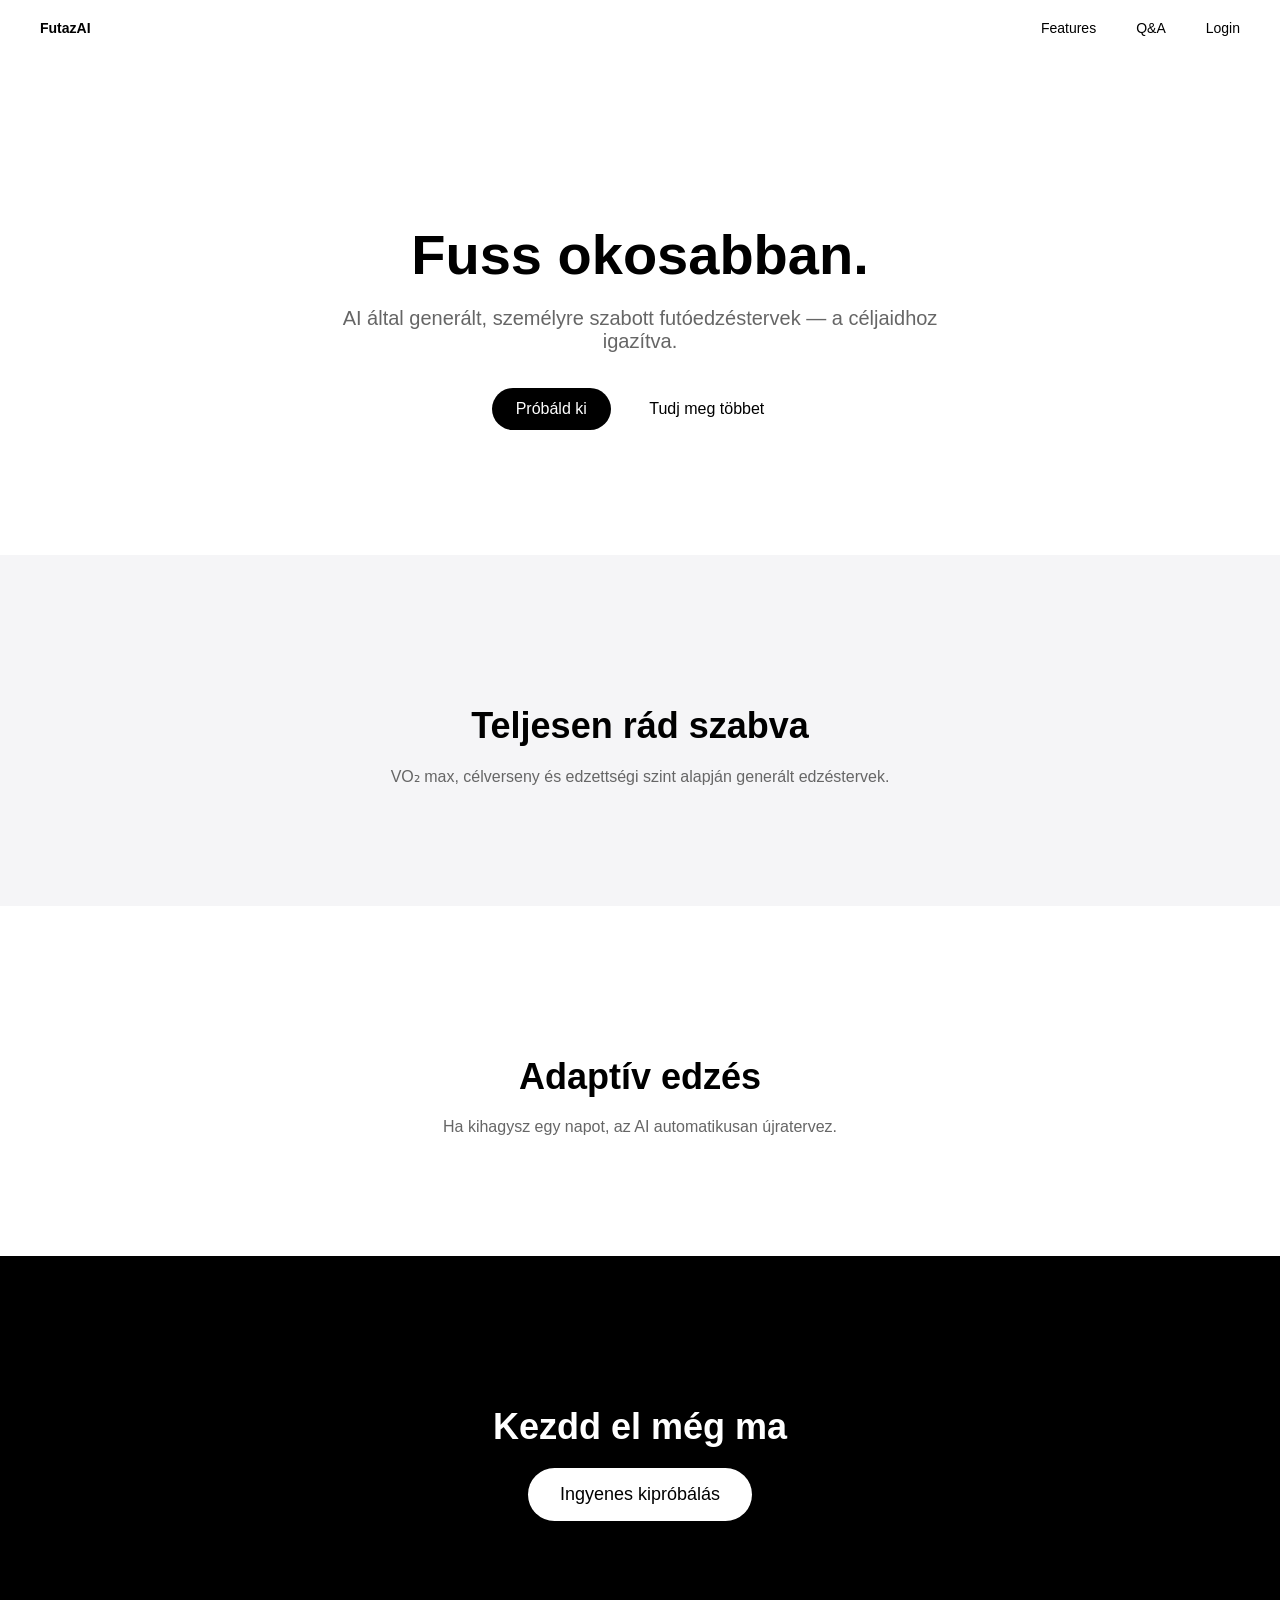
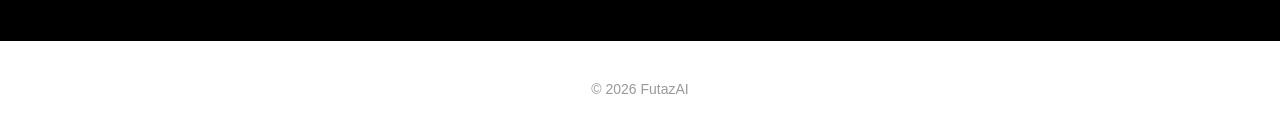
<file: index.html>
<!DOCTYPE html>
<html lang="hu">
<head>
  <meta charset="UTF-8" />
  <meta name="viewport" content="width=device-width, initial-scale=1.0" />
  <title>FutazAI</title>

  <!-- CSS bekötése -->
  <link rel="stylesheet" href="index.css" />
</head>

<body>

  <!-- NAVBAR -->
  <nav class="site-nav">
    <div class="nav-top">
      <div class="nav-brand"><strong>FutazAI</strong></div>
      <button class="nav-toggle" type="button" aria-expanded="false" aria-controls="site-nav-links" aria-label="Menü megnyitása">
        <span></span>
        <span></span>
      </button>
    </div>
    <div class="nav-links" id="site-nav-links">
      <a href="#">Features</a>
      <a href="src/pages/qanda.html">Q&amp;A</a>
      <a href="#">Login</a>
    </div>
  </nav>

  <!-- HERO -->
  <section class="hero fade-in">
    <h1>Fuss okosabban.</h1>
    <p>AI által generált, személyre szabott futóedzéstervek — a céljaidhoz igazítva.</p>

    <div class="buttons">
      <button class="primary" type="button" onclick="window.location.href='src/pages/quiz.html'">Próbáld ki</button>
      <button class="secondary">Tudj meg többet</button>
    </div>
  </section>

  <!-- SECTION 1 -->
  <section class="section gray fade-in">
    <h2>Teljesen rád szabva</h2>
    <p>VO₂ max, célverseny és edzettségi szint alapján generált edzéstervek.</p>
  </section>

  <!-- SECTION 2 -->
  <section class="section fade-in">
    <h2>Adaptív edzés</h2>
    <p>Ha kihagysz egy napot, az AI automatikusan újratervez.</p>
  </section>

  <!-- CTA -->
  <section class="section cta fade-in">
    <h2>Kezdd el még ma</h2>
    <a href="src/pages/quiz.html">
      <button>Ingyenes kipróbálás</button>
    </a>
  </section>

  <!-- FOOTER -->
  <footer>
    © 2026 FutazAI
  </footer>

  <!-- ANIMÁCIÓ SCRIPT -->
  <script>
    const nav = document.querySelector(".site-nav");
    const navToggle = document.querySelector(".nav-toggle");

    if (nav && navToggle) {
      navToggle.addEventListener("click", () => {
        const isOpen = nav.classList.toggle("nav-open");
        navToggle.setAttribute("aria-expanded", String(isOpen));
      });
    }

    const elements = document.querySelectorAll(".fade-in");

    const observer = new IntersectionObserver((entries) => {
      entries.forEach(entry => {
        if (entry.isIntersecting) {
          entry.target.classList.add("show");
        }
      });
    });

    elements.forEach(el => observer.observe(el));
  </script>

</body>
</html>
</file>
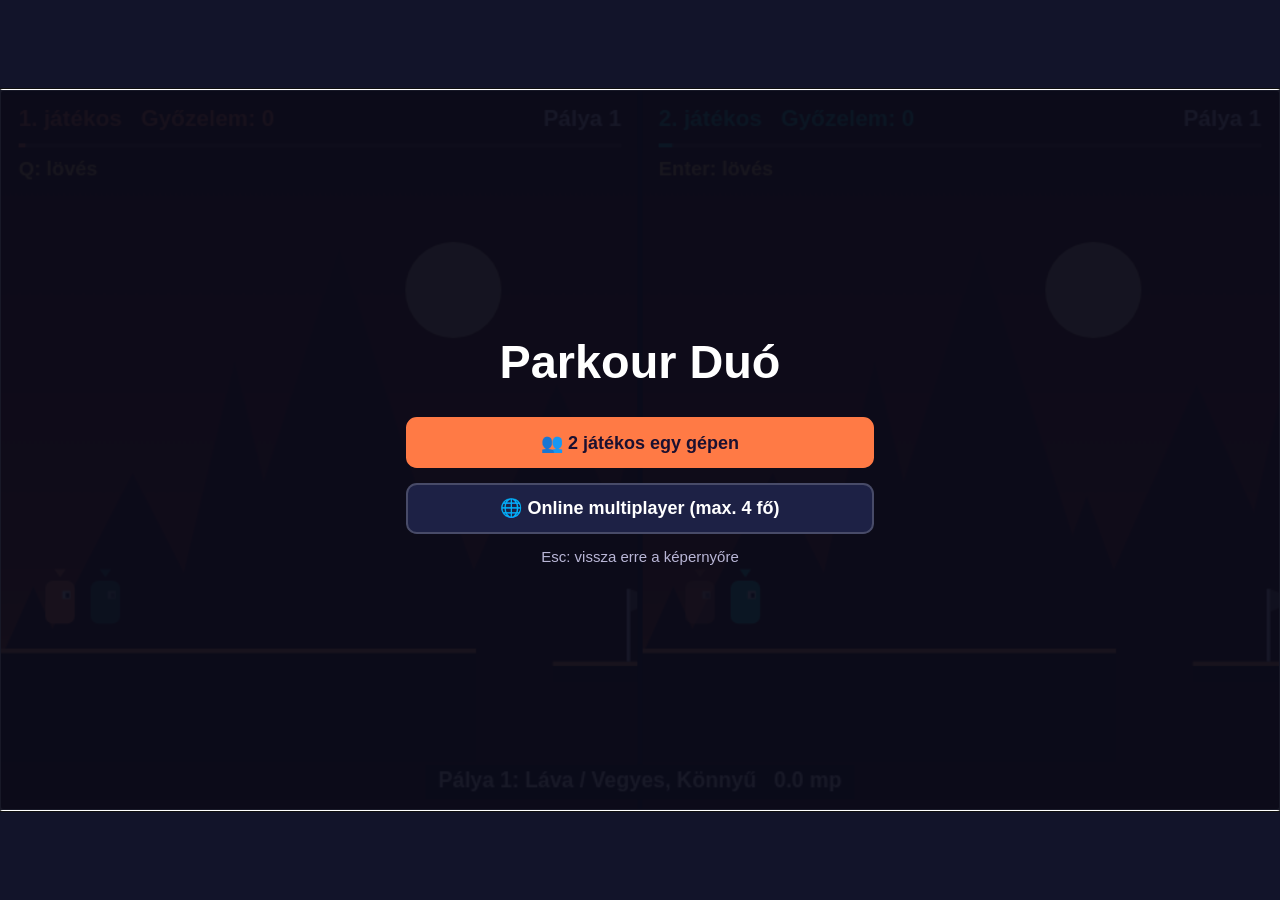
<file: parkour-duo.html>
<!DOCTYPE html>
<html lang="hu">
<head>
<meta charset="utf-8">
<meta name="viewport" content="width=device-width, initial-scale=1, viewport-fit=cover">
<title>Parkour Duó</title>
<style>
:root{color-scheme:dark;--bg:#12142a;box-sizing:border-box;padding-top:env(safe-area-inset-top,0px);padding-bottom:env(safe-area-inset-bottom,0px)}
html,body{height:100%;margin:0;background:var(--bg)}
body{display:flex;align-items:center;justify-content:center;font-family:"Avenir Next","Helvetica Neue",Arial,sans-serif}
#wrap{position:relative;width:100%;max-width:min(100vw,calc((100vh - 8px) * 16 / 9));aspect-ratio:16/9}
canvas{width:100%;height:100%;display:block;background:#1b1f3b}
[hidden]{display:none!important}
#ui{position:absolute;inset:0;display:flex;align-items:center;justify-content:center;background:#0a0b1af0;color:#fff;font-size:clamp(11px,1.9vw,18px);overflow:auto}
#ui>div{display:flex;flex-direction:column;gap:.8em;align-items:center;width:min(90%,26em);text-align:center;margin:auto}
h1{margin:0 0 .3em;font-size:2.6em;font-weight:800}
button,input{font:inherit;border-radius:.6em;border:2px solid #ffffff30;background:#1d2145;color:#fff;padding:.7em 1em;width:100%;box-sizing:border-box}
button{cursor:pointer;font-weight:700}button:hover{background:#2a3070}
button.pri{background:#ff7a45;border-color:#ff7a45;color:#1b1030}button.pri:hover{background:#ff9166}
.row{display:flex;gap:.6em;width:100%}.row button{width:auto}
.code{font-size:3em;font-weight:800;letter-spacing:.15em;color:#ffd166}
.slot{display:flex;justify-content:space-between;width:100%;box-sizing:border-box;padding:.55em .9em;border-radius:.6em;background:#ffffff12;border-left:.5em solid var(--c,#555);text-align:left}
.err{color:#ff8fa3;min-height:1.2em}small{color:#b9b6d6}
</style>
</head>
<body>
<div id="wrap"><canvas id="c" width="960" height="540" tabindex="0"></canvas>
<div id="ui">
 <div id="p-mode"><h1>Parkour Duó</h1><button class="pri" id="b-local">👥 2 játékos egy gépen</button><button id="b-online">🌐 Online multiplayer (max. 4 fő)</button><small>Esc: vissza erre a képernyőre</small></div>
 <div id="p-online" hidden><h1>Online</h1><input id="i-name" maxlength="12" placeholder="Becenév">
  <div class="row"><button id="v-pub" class="pri">🌐 Nyilvános</button><button id="v-priv">🔒 Csak kóddal</button></div>
  <button class="pri" id="b-create">Szoba létrehozása</button>
  <div class="row"><input id="i-code" maxlength="4" placeholder="Szobakód" style="text-transform:uppercase"><button id="b-join">Csatlakozás</button></div>
  <div class="err" id="err"></div>
  <div style="width:100%;text-align:left"><small>Nyilvános szobák (kattints a csatlakozáshoz)</small></div>
  <div id="lobbies" style="width:100%;display:flex;flex-direction:column;gap:.4em"></div>
  <button id="b-back">Vissza</button></div>
 <div id="p-room" hidden><small>Szobakód (oszd meg a barátaiddal)</small><div class="code" id="room-code"></div><small id="vis"></small><div id="slots" style="width:100%;display:flex;flex-direction:column;gap:.4em"></div>
  <button class="pri" id="b-start">Indítás</button><small id="wait"></small><button id="b-leave">Kilépés</button></div>
</div></div>
<script>
const cv=document.getElementById('c'),ctx=cv.getContext('2d'),W=960,H=540,WIN=3;
const G=1900,SPEED=280,JUMP=-650,FONT='"Avenir Next","Helvetica Neue",Arial,sans-serif';
// Pályagenerátor: 10 témájú pálya, mindegyiknek más a hangulata és a fő akadálya
let cams=[0,0],WORLD,FLAG,solids,movers,spikes,cps,boxes,blocks,traps,pads,shots=[],saws=[],turrets=[],tbul=[],rings=[],theme=0,cls=0,stl=0,lvl=0;
// téma: ég (3 szín), platform, platform teteje, városkép
const T=[['#1b1f3b','#6b3560','#d9654f','#141629','#8f86c4','#2a1f45'],['#050816','#101a3d','#274472','#0a0f24','#5fa8ff','#0b1230'],
['#f2a65a','#f7c97e','#fde9b8','#6b3f1d','#e8b06a','#b9733a'],['#3b6ea5','#8fc5e8','#e5f6ff','#2c4a6b','#d8f1ff','#5d89b5'],
['#1f3d2b','#3f7a4a','#a8d08d','#1e2a1b','#7bcf6a','#2c5535'],['#2a0a0a','#7a1f0f','#ff7a2e','#1a0c0c','#ff9a4d','#3a1410'],
['#10002b','#3c096c','#ff2e97','#0d0221','#00f5d4','#240046'],['#05445e','#189ab4','#75e6da','#042b3b','#d4f1f4','#0a5c7a'],
['#1c1f26','#3a4352','#7a8696','#12151b','#a9b7c9','#2a303b'],['#2d1b4e','#c2527a','#ffd89b','#1a1030','#ffd1a1','#4a2a63']];
const TN=['Alkony','Éjszaka','Sivatag','Jég','Erdő','Láva','Neon','Óceán','Vihar','Hajnal'];
const ITEMS=['slow','rev','frz','block','trap','turbo','fog','heavy','shake','swap'];
function rng(s){return()=>(s=(s*1664525+1013904223)>>>0)/4294967296;}
const cl=(v,a,b)=>Math.max(a,Math.min(b,v));
let SEED=Math.floor(Math.random()*1e6);
const act=sp=>!sp.cyc||((t+sp.ph)%2.4)<1.2; // időzített tüskék: 1,2 mp fent, 1,2 mp lent
const CN=['Könnyű','Normál','Nehéz'];
const SN=['Vegyes','Magas','Mély','Akadályfutam','Légi'];
const BG=[0,0,2,1,3,1,0,2,1,2]; // háttér stílusa témánként: 0 város, 1 hegyek, 2 dombok, 3 fák
function load(n){
 const r=rng(((SEED+n*7919)*2654435761)>>>0);for(let k=0;k<5;k++)r();
 theme=Math.floor(r()*10);const o0=r();
 cls=n==0?0:o0<0.3?0:o0<0.72?1:2; // könnyű / normál / nehéz pálya
 stl=n==0?0:Math.floor(r()*5);     // pályastílus: vegyes / magas / mély / akadályfutam / légi
 const d=cl(Math.min(n,12)+(cls-1)*3,0,14),minD=[350,800,1500][cls],ge=stl==4?1e9:stl==3?2:[3,4,5][cls];
 const vlo=stl==2?330:150,vhi=stl==1?330:470;
 solids=[[0,440,420,100]];movers=[];spikes=[];saws=[];turrets=[];tbul=[];rings=[];cps=[[0,60,440]];boxes=[];blocks=[];traps=[];pads=[];shots=[];
 let x=420,y=440,cnt=0,lastCp=0;const len=(2600+d*260)*(0.8+r()*0.5),g=1+Math.min(3,d>>2),pref=Math.floor(r()*11);
 // ellenőrzőpont csak akkor kerül a pályára, ha elég messze van az előzőtől (nehéz pályán ez nagyon messze van)
 const addCp=(a,b,c)=>{if(a-lastCp>=minD){cps.push([a,b,c]);lastCp=a;}};
 const P=(px,py,w,h,cr)=>{const q=[px,py,w,h||18];if(cr){q.cr=1;q.tm=-1;q.gone=0;}solids.push(q);return q;};
 const cp=q=>addCp(q[0],q[0]+q[2]/2-13,q[1]);
 // új magasság: a stílus sávjában marad, de egyszerre legfeljebb 60 px-t emelkedik (ennyit tud az ugrás)
 const nY=(v,lo)=>Math.max(cl(v,Math.max(lo||150,vlo),vhi),y-60);
 // ágyú: balra lő, alacsonyan (át kell ugrani) vagy magasan (le kell guggolni)
 const mkTurret=(tx,fl)=>{const q=[tx,fl-40,40,40];q.turret=1;solids.push(q);turrets.push({x:tx,fl,per:2.4,tm:0,ph:r()*2.4,next:0});};
 // típusok: 0 ugrás, 1 lépcső, 2 trambulin, 3 oszlopok, 4 omló, 5 mozgó platform, 6 guggolós alagút, 7 magas ugrás,
 //          8 ritmusfutam (ugrás/guggolás váltakozva), 9 felvonó, 10 fűrészmező
 const av=[1,d>=1,d>=1,d>=2,d>=3,d>=2,d>=1,d>=2,d>=1,d>=3,d>=2],pool=[];
 const SW=[[],[7,2,9,1],[8,6,10,0],[8,10,6],[5,9,4,3,2]][stl];
 av.forEach((v,k)=>{if(v){const w=1+(k==0?1:0)+(SW.includes(k)?3:0)+(k==pref?2:0);for(let j=0;j<w;j++)pool.push(k);}});
 while(x<len){cnt++;
  if(d>=3&&cnt==1&&r()<0.4){
   solids.push([x,440,240,100],[x+90,160,24,200],[x+210,100,24,340],[x+234,100,260,18]);
   addCp(x+234,x+250,100);x+=494;y=100;
  }else if(cnt%ge==0){
   // akadálypálya: minden helyen véletlen akadály
   const gx=x+60+r()*40,gy=nY(y+r()*80-40,170),w=260+g*150;
   solids.push([gx,gy,w,H-gy+60]);addCp(gx,gx+20,gy);
   for(let k=0;k<g;k++){const sx=gx+100+k*150,o=d==0?0:r();
    if(o<0.18)spikes.push([sx,gy-16,60,16]);
    else if(o<0.34){const sp=[sx,gy-16,60,16];sp.cyc=1;sp.ph=r()*2.4;spikes.push(sp);}
    else if(o<0.5&&d>=2)saws.push({x:sx+30,y:gy-70,by:gy-70,amp:30,ph:r()*6,sp:1.6+r()*0.8,r:16});
    else if(o<0.64){const c=[sx,gy-150,100,120];c.ceil=1;solids.push(c);}
    else if(o<0.82&&d>=1)mkTurret(sx+30,gy);
    else solids.push([sx+15,gy-44,30,44]);}
   x=gx+w;y=gy;
  }else{
   const t=pool[Math.floor(r()*pool.length)];
   if(t==1){const up=y>260;for(let j=0,k=3+(r()*2|0);j<k;j++){const ny=nY(y+(up?-40:40));P(x+55,ny,90);x+=145;y=ny;}cp(solids[solids.length-1]);}
   else if(t==2){const px=x+60+r()*30,ny=Math.max(150,y-200),nx=px+240;P(px,y,150);pads.push([px+55,y-10,40,10]);cp(P(nx,ny,140));x=nx+140;y=ny;}
   else if(t==3){for(let j=0;j<3;j++){const ny=nY(y+r()*100-50,170),px=x+60+r()*30;P(px,ny,56,H-ny+60);x=px+56;y=ny;}cp(solids[solids.length-1]);}
   else if(t==4){for(let j=0;j<3;j++){const ny=nY(y+r()*60-30),px=x+60+r()*30;P(px,ny,100,18,1);x=px+100;y=ny;}}
   else if(t==5){
    const rg=120+Math.min(d,5)*8,m=[x+20,y,90,18];m.base=x+20;m.range=rg;m.ph=r()*3;m.dx=0;movers.push(m);
    const px=x+20+rg+90+25,w=120+r()*60;cp(P(px,y,w));x=px+w;
   }else if(t==7){
    // magas ugrás: ha fent vagyunk, előbb lemegyünk, aztán a nagy (rózsaszín) trambulin ~300 px-t dob fel
    if(y<400){P(x+70,450,170);y=450;x+=240;}
    const px=x+60+r()*20,ny=Math.max(150,y-290),nx=px+220;
    P(px,y,150);const pd=[px+55,y-10,40,10];pd.big=1;pads.push(pd);cp(P(nx,ny,150));x=nx+150;y=ny;
   }else if(t==6){
    // guggolós alagút: a plafon alatt csak guggolva lehet átmenni
    const px=x+70,w=380;P(px,y,w,H-y+60);const c=[px+70,y-150,240,120];c.ceil=1;solids.push(c);x=px+w;
   }else if(t==8){
    // ritmusfutam: hosszú pálya, rajta váltakozva fal (ugrás), plafon (guggolás) és tüske
    const m=4+(d>>2),px=x+70,w=100+m*170;P(px,y,w,H-y+60);addCp(px,px+20,y);
    for(let j=0;j<m;j++){const sx=px+90+j*170,o=r();
     if(o<0.4)solids.push([sx+20,y-44,30,44]);
     else if(o<0.65){const c=[sx,y-150,100,120];c.ceil=1;solids.push(c);}
     else{const sp=[sx,y-16,60,16];if(d>=3&&o>0.85){sp.cyc=1;sp.ph=r()*2.4;}spikes.push(sp);}}
    x=px+w;
   }else if(t==9&&y>=300){
    // felvonó: függőlegesen járó platform visz fel a következő, magasabb platformra
    const px=x+50,rg=Math.min(140,y-150),L=[px,y,90,18];L.vert=1;L.by=y;L.range=rg;L.ph=r()*3;L.dy=0;L.top=y-rg;movers.push(L);
    const nx=px+150,ny=y-rg+20;cp(P(nx,ny,150));x=nx+150;y=ny;
   }else if(t==10){
    // fűrészmező: egymás után több fűrész, eltérő ütemben
    const m=3+(d>>3),px=x+70,w=140+m*130;P(px,y,w,H-y+60);addCp(px,px+20,y);
    for(let j=0;j<m;j++)saws.push({x:px+130+j*130,y:y-70,by:y-70,amp:30,ph:j*2.1+r(),sp:1.8+r()*0.6,r:16});
    x=px+w;
   }else{
    const dy=y<250?30+r()*40:r()*100-40,ny=nY(y+dy);
    let gap=Math.min(135,65+r()*(25+d*6));if(ny<y-20)gap=Math.min(gap,90);
    let w=Math.max(64,130-d*6+r()*40);const tt=d>=3&&w>=100&&r()<0.2;if(tt)w=200;P(x+gap,ny,w);if(tt)mkTurret(x+gap+80,ny);if(!tt&&cnt%[1,3,4][cls]==0)addCp(x+gap,x+gap+w/2-13,ny);x+=gap+w;y=ny;
   }}}
 const fy=Math.min(y,460),fx=x+80;solids.push([fx,fy,380,H-fy+60]);FLAG=fx+260;WORLD=fx+420;
 // pályánként pontosan 3 véletlen-doboz: a pálya negyedénél, felénél és háromnegyedénél
 for(const f of [0.25,0.5,0.75]){let best=null,bd=1e9;
  for(const q of solids){const c=q[0]+q[2]/2;if(!q.cr&&!q.ceil&&q[2]>=70&&q[0]>300&&q[0]+q[2]<FLAG-200&&Math.abs(c-FLAG*f)<bd&&!boxes.some(b=>Math.abs(b.x-(c-14))<5)){bd=Math.abs(c-FLAG*f);best=q;}}
  if(best)boxes.push({x:best[0]+best[2]/2-14,y:best[1]-52,t:0});}
}
const IN={slow:'Lassítás',rev:'Fordított irányítás',frz:'Fagyasztás',block:'Blokk',trap:'Tüskecsapda',turbo:'Turbó',fog:'Köd',heavy:'Nehéz láb',shake:'Remegés',swap:'Helycsere'};
const FN={slow:'Lassítva',rev:'Fordított irányítás',frz:'Lefagyva',turbo:'Turbó',fog:'Köd',heavy:'Nehéz láb',shake:'Remegő kép'};
function target(i){if(!online)return ps[1-i];const p=ps[i],ot=ps.filter(q=>q!==p);if(!ot.length)return null;
 return ot.filter(q=>q.x>p.x).sort((a,b)=>a.x-b.x)[0]||ot[Math.random()*ot.length|0];} // online: a közvetlenül előtted lévő játékos a célpont
function giveFx(o,k,d){if(o.remote)netEvent({t:'fx',to:o.uid,k,d});else o.fx[k]=d;}
const pickItem=()=>{const a=online?ITEMS.filter(z=>z!='swap'):ITEMS;return a[Math.random()*a.length|0];};
function applyItem(i,it){const p=ps[i],o=it=='turbo'?p:target(i);
 if(!o){p.msg='Nincs kit megszivatni';p.mt=2;return;}
 p.msg=it=='turbo'?'Turbó, 4 mp!':it=='swap'?'Helycsere!':IN[it]+' → '+(online?o.name:'ellenfél')+'!';p.mt=2.5;
 const D={slow:5,rev:5,frz:1.6,fog:5,heavy:6,shake:5};
 if(it=='turbo')p.fx.turbo=4;else if(D[it])giveFx(o,it,D[it]);else if(it=='swap')swap(p,o);
 else{const a=it=='block'?[o.x+100,o.gy-44,44,44]:[o.x+100,o.gy-16,50,16];a.ttl=9;
  for(let k=0;k<4&&it=='block'&&ps.some(q=>hit(q,a));k++)a[0]+=50;
  (it=='block'?blocks:traps).push(a);if(online)netEvent({t:it,a:a.slice(0,4)});}}
function swap(p,o){const bp=p.y+p.h,bo=o.y+o.h,px=p.x,ox=o.x;
 p.x=ox;o.x=px;p.y=bo-p.h;o.y=bp-o.h;p.vy=o.vy=0;
 if(all().some(q=>hit(p,q)||hit(o,q))){p.x=px;o.x=ox;p.y=bp-p.h;o.y=bo-o.h;p.msg='Csere sikertelen';return;}
 rings.push({x:p.x+13,y:p.y+p.h/2,t:0.7},{x:o.x+13,y:o.y+o.h/2,t:0.7});}
function shoot(i){const p=ps[i];if(p.cd>0||p.fx.frz>0)return;p.cd=0.6;const q={x:p.x+p.w/2,y:p.y+14,vx:p.face*560,ttl:1.1,s:p.slot,c:col[p.slot]};shots.push(q);if(online)netEvent({t:'shot',x:q.x,y:q.y,vx:q.vx});}
function tickWorld(dt){
 for(const sw of saws)sw.y=sw.by+Math.sin(t*sw.sp+sw.ph)*sw.amp;
 // ágyúk: a közös óra (t) alapján lőnek, így online minden gépen ugyanakkor és ugyanoda
 const hb=(k,x)=>((Math.imul(k+7,2654435761)^Math.imul(Math.floor(x)+3,40503))>>>7)&1;
 for(const tu of turrets){if(t<0)continue;const u=(t+tu.ph)/tu.per,k=Math.floor(u);tu.tm=(1-(u-k))*tu.per;tu.next=hb(k+1,tu.x);
  if(tu.k===undefined)tu.k=k;else if(k!==tu.k){tu.k=k;tbul.push({x:tu.x-14,y:hb(k,tu.x)?tu.fl-34:tu.fl-16,w:14,h:8,vx:-340,tr:0});}}
 for(let k=tbul.length-1;k>=0;k--){const b=tbul[k];b.x+=b.vx*dt;b.tr+=dt;let dead=b.tr>2.2;
  if(!dead)for(const q of all())if(b.x<q[0]+q[2]&&b.x+b.w>q[0]&&b.y<q[1]+q[3]&&b.y+b.h>q[1]){dead=true;break;}
  if(dead)tbul.splice(k,1);}
 for(let k=rings.length-1;k>=0;k--){rings[k].t-=dt;if(rings[k].t<=0)rings.splice(k,1);}
 for(let k=shots.length-1;k>=0;k--){const b=shots[k];b.x+=b.vx*dt;b.ttl-=dt;let dead=b.ttl<=0;const r=[b.x-6,b.y-6,12,12];
  if(!dead)for(const q of all())if(r[0]<q[0]+q[2]&&r[0]+12>q[0]&&r[1]<q[1]+q[3]&&r[1]+12>q[1]){dead=true;break;}
  if(!dead)for(const q of ps){if(q.slot===b.s||(online&&q.remote))continue;if(hit(q,r)){q.vx=Math.sign(b.vx)*340;q.vy=-190;q.lock=0.25;q.ground=null;dead=true;break;}}
  if(dead)shots.splice(k,1);}
 for(const q of solids)if(q.cr){
  if(q.gone>0){q.gone-=dt;continue;}
  if(q.tm>=0){q.tm-=dt;if(q.tm<0){q.gone=3;q.tm=-1;}}
  else if(ps.some(p=>!p.remote&&p.ground===q))q.tm=0.5;} // az omló platform csak helyben (nálad) tűnik el, másoknál nem
 for(const b of boxes)if(b.t>0)b.t-=dt;
 for(const a of [blocks,traps])for(let k=a.length-1;k>=0;k--){a[k].ttl-=dt;if(a[k].ttl<=0)a.splice(k,1);}
}
const keys={},jp={};
function clearKeys(){for(const k in keys)keys[k]=0;}
addEventListener('blur',clearKeys);
document.addEventListener('visibilitychange',clearKeys);
addEventListener('keydown',e=>{if(e.code.startsWith('Arrow')||e.code=='Space')e.preventDefault();
 if(e.metaKey){clearKeys();return;} // macOS: Cmd mellett a keyup nem érkezik meg, ezért ragadna a gomb
 if(!e.repeat)jp[e.code]=1;keys[e.code]=1;});
addEventListener('keyup',e=>{keys[e.code]=0;});
cv.addEventListener('blur',clearKeys);
const ctl=[{l:'KeyA',r:'KeyD',j:'KeyW',u:'KeyQ',d:'KeyS'},{l:'ArrowLeft',r:'ArrowRight',j:'ArrowUp',u:'Enter',d:'ArrowDown'}];
const K=(a,o)=>Array.isArray(a)?a.some(z=>o[z]):o[a];
const CTLO={l:['KeyA','ArrowLeft'],r:['KeyD','ArrowRight'],j:['KeyW','ArrowUp','Space'],u:['KeyQ','Enter'],d:['KeyS','ArrowDown']}; // online: egy játékos, mindkét kiosztás él
const col=['#ff7a45','#22d3c0','#ffd166','#c77dff'],names=['1. játékos','2. játékos','3. játékos','4. játékos'];
let ps=[],score=[0,0,0,0],state='mode',winner=-1,t=0,time=0,online=false,me=0,meta=null;
function mk(i){return{x:40+i*40,y:380,w:26,h:38,vx:0,vy:0,ground:null,coyote:0,buf:0,wall:0,lock:0,cp:0,face:1,flash:0,slot:i,crouch:false,item:null,cd:0,mt:0,msg:'',fx:{slow:0,rev:0,frz:0,turbo:0,fog:0,heavy:0,shake:0},gy:440}}
function reset(){load(lvl);ps=online?netPlayers():[mk(0),mk(1)];cams=[0,0,0,0];time=0;t=0;winner=-1;}
reset();
const all=()=>solids.filter(q=>!(q.gone>0)).concat(movers,blocks);
const hit=(a,b)=>a.x<b[0]+b[2]&&a.x+a.w>b[0]&&a.y<b[1]+b[3]&&a.y+a.h>b[1];
function die(i){const p=ps[i],c=cps[p.cp];if(p.crouch){p.crouch=false;p.h=38;}p.x=c[1];p.y=c[2]-40;p.vx=p.vy=0;p.ground=null;p.flash=0.8;}
function flyStep(p,i,dt){ // MARCI-csalókód: szabad repülés, ütközés és veszély nélkül
 const c=CTLO,dx=(K(c.r,keys)?1:0)-(K(c.l,keys)?1:0),dy=(K(c.d,keys)?1:0)-(K(c.j,keys)?1:0);
 p.vx=dx*420;p.vy=dy*420;p.x=Math.max(0,p.x+p.vx*dt);p.y=Math.max(-300,Math.min(H-p.h,p.y+p.vy*dt));
 if(p.crouch){p.crouch=false;p.h=38;}if(dx)p.face=dx;p.ground=null;p.gy=p.y+p.h;
 for(let k=p.cp+1;k<cps.length;k++){const q=cps[k];if(hit(p,[q[1]-8,q[2]-72,48,72]))p.cp=k;}
 p.cd-=dt;p.mt-=dt;p.flash-=dt;for(const k in p.fx)if(p.fx[k]>0)p.fx[k]-=dt;
 if(K(c.u,jp))shoot(i);
 if(p.x+p.w>FLAG&&state=='play')netFinish();
}
function step(p,i,dt){
 if(p.fly){flyStep(p,i,dt);return;}
 if(p.ground&&p.ground.dy)p.y+=p.ground.dy; // felvonó viszi a rajta állót
 const c=online?CTLO:ctl[i],fx=p.fx,L=K(c.l,keys)?1:0,R=K(c.r,keys)?1:0,dir=fx.frz>0?0:(R-L)*(fx.rev>0?-1:1);
 for(const k in fx)if(fx[k]>0)fx[k]-=dt;
 p.cd-=dt;p.mt-=dt;
 if(K(c.u,jp))shoot(i);
 const want=K(c.d,keys)&&fx.frz<=0;
 if(want&&p.ground&&!p.crouch){p.crouch=true;p.y+=18;p.h=20;}
 else if(p.crouch&&!want&&!all().some(q=>hit({x:p.x,y:p.y-18,w:p.w,h:38},q))){p.crouch=false;p.y-=18;p.h=38;}
 if(dir)p.face=dir;
 if(K(c.j,jp)&&fx.frz<=0)p.buf=0.12;else p.buf-=dt;
 if(p.lock>0)p.lock-=dt;
 const acc=(p.ground?3200:2100)*(p.lock>0?0.15:1),tg=dir*SPEED*(fx.slow>0?0.5:1)*(fx.turbo>0?1.4:1)*(p.crouch?0.45:1);
 p.vx+=Math.max(-acc*dt,Math.min(acc*dt,tg-p.vx));
 p.coyote=p.ground?0.1:p.coyote-dt;
 if(p.buf>0&&p.coyote>0){p.vy=JUMP*(fx.heavy>0?0.62:1);p.buf=0;p.coyote=0;p.ground=null;}
 else if(p.buf>0&&p.wall&&!p.ground){p.vy=-620;p.vx=-p.wall*300;p.lock=0.2;p.buf=0;p.wall=0;}
 if(p.vy>=0||p.ground)p.pad=false;
 let g=G;if(p.vy<0&&!K(c.j,keys)&&!p.pad)g*=2.4; // pattogó (trambulin) ugrásnál nincs ugrás-megszakítás
 p.vy=Math.min(900,p.vy+g*dt);
 if(p.wall&&!p.ground&&dir===p.wall&&p.vy>110)p.vy=110;
 const S=all();
 p.x+=p.vx*dt;
 for(const s of S)if(hit(p,s)){if(p.vx>0)p.x=s[0]-p.w;else if(p.vx<0)p.x=s[0]+s[2];p.vx=0;}
 p.y+=p.vy*dt;p.ground=null;
 for(const s of S)if(hit(p,s)){if(p.vy>0){p.y=s[1]-p.h;p.ground=s;}else p.y=s[1]+s[3];p.vy=0;}
 p.wall=0;
 if(!p.ground){for(const s of S){
  if(p.y+p.h>s[1]+2&&p.y<s[1]+s[3]-2){
   if(Math.abs(p.x+p.w-s[0])<3&&s[3]>40)p.wall=1;
   if(Math.abs(p.x-(s[0]+s[2]))<3&&s[3]>40)p.wall=-1;}}}
 if(p.ground&&p.ground.dx)p.x+=p.ground.dx;
 if(p.ground)p.gy=p.ground[1];
 for(const pd of pads)if(p.vy>=0&&hit(p,pd)){p.vy=pd.big?-1150:-980;p.pad=true;p.ground=null;p.coyote=0;}
 for(const b of boxes)if(b.t<=0&&hit(p,[b.x,b.y,28,28])){b.t=10;applyItem(i,pickItem());}
 if(p.x<0)p.x=0;
 for(let k=p.cp+1;k<cps.length;k++){const c=cps[k];if(hit(p,[c[1]-8,c[2]-72,48,72]))p.cp=k;} // csak a zászlóhoz érve aktiválódik
 if(p.y>H+80)die(i);
 for(const sp of spikes.concat(traps))if(p.flash<=0&&act(sp)&&hit(p,[sp[0]+6,sp[1]+4,sp[2]-12,sp[3]-4]))die(i);
 for(const sw of saws)if(p.flash<=0&&hit(p,[sw.x-sw.r+3,sw.y-sw.r+3,2*sw.r-6,2*sw.r-6]))die(i);
 for(const b of tbul)if(p.flash<=0&&hit(p,[b.x,b.y,b.w,b.h]))die(i);
 if(p.flash>0)p.flash-=dt;
 if(p.x+p.w>FLAG&&state=='play'){if(online)netFinish();else{winner=i;score[i]++;state='round';}}
}
function moveWorld(){for(const m of movers){const sn=(Math.sin(t*(m.vert?1.3:1.1)+m.ph)+1)/2;
  if(m.vert){const ny=m.by-sn*m.range;m.dy=ny-m[1];m[1]=ny;}else{const nx=m.base+sn*m.range;m.dx=nx-m[0];m[0]=nx;}}}
let sendT=0;
function updateOnline(dt){
 t=netT();const p=ps[me];
 if(!p||(state!='play'&&state!='round'))return;
 if(t>=0)time=t;
 moveWorld();tickWorld(dt);
 if(state=='play'&&t>=0)step(p,me,dt);
 netRemote(dt);
 sendT-=dt;if(sendT<=0){sendT=0.08;netSend();}
 const tg=Math.max(0,Math.min(WORLD-VW/SC,p.x-VW/SC*0.4));cams[0]+=(tg-cams[0])*Math.min(1,dt*6);
}
function update(dt){
 if(state=='mode')return;
 if(online){updateOnline(dt);return;}
 t+=dt;
 if(state=='play'||state=='menu'){if(jp.KeyN||jp.KeyB){lvl=Math.max(0,lvl+(jp.KeyN?1:-1));reset();}if(jp.KeyR)reset();}
 if(state=='menu'||state=='round'||state=='match'){
  if(jp.Enter||jp.Space){
   if(state=='match')score=[0,0,0,0];if(state!='menu')lvl++;reset();state='play';}
  return;}
 time+=dt;
 moveWorld();
 tickWorld(dt);
 ps.forEach((p,i)=>step(p,i,dt));
 for(let i=0;i<2;i++){const tg=Math.max(0,Math.min(WORLD-VW/SC,ps[i].x-VW/SC*0.4));cams[i]+=(tg-cams[i])*Math.min(1,dt*6);}
}
// Háttér: távoli várossziluett
const bld=[];for(let i=0,x=0;x<2700;i++){const w=50+(i*37%70),h=80+(i*53%170);bld.push([x,h,w]);x+=w+6;}
let VW=W/2;const SC=0.85,OY=45;
function drawPlayer(p,i){
 if(p.flash>0&&Math.floor(p.flash*20)%2)return;
 ctx.fillStyle=col[p.slot];ctx.beginPath();ctx.roundRect(p.x,p.y,p.w,p.h,7);ctx.fill();
 ctx.fillStyle='#fff';ctx.fillRect(p.x+(p.face>0?15:4),p.y+9,7,7);
 ctx.fillStyle='#12142a';ctx.fillRect(p.x+(p.face>0?18:5),p.y+11,3,4);
 ctx.fillStyle=col[p.slot];ctx.beginPath();ctx.moveTo(p.x+p.w/2-5,p.y-10);ctx.lineTo(p.x+p.w/2+5,p.y-10);ctx.lineTo(p.x+p.w/2,p.y-3);ctx.fill();
 if(online&&p.name){ctx.fillStyle='#fff';ctx.font='700 12px '+FONT;ctx.textAlign='center';ctx.textBaseline='alphabetic';ctx.fillText(p.name,p.x+p.w/2,p.y-42);}
 if(p.fly){ctx.fillStyle='#ffffffcc';for(const sd of [-1,1]){const bx=sd<0?p.x:p.x+p.w;ctx.beginPath();ctx.moveTo(bx,p.y+12);ctx.lineTo(bx+sd*18,p.y+2);ctx.lineTo(bx+sd*8,p.y+22);ctx.closePath();ctx.fill();}}
 const f=p.fx,c=f.frz>0?'#bfe9ff':f.slow>0?'#4aa3ff':f.rev>0?'#c77dff':f.turbo>0?'#ffd166':f.heavy>0?'#9aa0b5':null;
 if(f.heavy>0){ctx.fillStyle='#9aa0b5';ctx.fillRect(p.x+2,p.y-34,22,8);ctx.fillRect(p.x+8,p.y-26,10,6);}
 if(c){if(f.frz>0){ctx.fillStyle='#bfe9ff99';ctx.beginPath();ctx.roundRect(p.x,p.y,p.w,p.h,7);ctx.fill();}
  ctx.strokeStyle=c;ctx.lineWidth=3;ctx.beginPath();ctx.roundRect(p.x-2,p.y-2,p.w+4,p.h+4,9);ctx.stroke();}
}
function spikeShape(sp){const n=Math.floor(sp[2]/16);for(let k=0;k<n;k++){const x=sp[0]+k*sp[2]/n,w=sp[2]/n;
 ctx.beginPath();ctx.moveTo(x,sp[1]+sp[3]);ctx.lineTo(x+w/2,sp[1]);ctx.lineTo(x+w,sp[1]+sp[3]);ctx.fill();}}
function view(i,pi){
 const cx=cams[i],th=T[theme];
 ctx.save();ctx.beginPath();ctx.rect(i*VW,0,VW,H);ctx.clip();ctx.translate(i*VW,0);
 if(ps[pi].fx.shake>0)ctx.translate((Math.random()-.5)*16,(Math.random()-.5)*16);
 const gr=ctx.createLinearGradient(0,0,0,H);gr.addColorStop(0,th[0]);gr.addColorStop(0.65,th[1]);gr.addColorStop(1,th[2]);
 ctx.fillStyle=gr;ctx.fillRect(0,0,VW,H);
 if(theme==1||theme==6||theme==9){ctx.fillStyle='#fff';for(let k=0;k<40;k++){ctx.globalAlpha=0.3+0.5*((k*7)%5)/5;ctx.fillRect((k*97+17)%VW,(k*53)%260,2,2);}ctx.globalAlpha=1;}
 ctx.fillStyle='#f6d9b8';ctx.globalAlpha=0.8;ctx.beginPath();ctx.arc(340-cx*0.05,150,36,0,7);ctx.fill();ctx.globalAlpha=1;
 ctx.save();ctx.translate(-cx*0.3,0);ctx.fillStyle=th[5];
 for(const b of bld){const bs=BG[theme];
  if(bs==0)ctx.fillRect(b[0],H-b[1]-40,b[2],b[1]+40);
  else if(bs==1){ctx.beginPath();ctx.moveTo(b[0]-b[2],H);ctx.lineTo(b[0]+b[2]/2,H-b[1]*1.6-40);ctx.lineTo(b[0]+b[2]*2,H);ctx.fill();}
  else if(bs==2){ctx.beginPath();ctx.ellipse(b[0]+b[2],H,b[2]*2.2,b[1]*0.7+30,0,Math.PI,Math.PI*2);ctx.fill();}
  else{ctx.beginPath();ctx.moveTo(b[0],H);ctx.lineTo(b[0]+b[2]/4,H-b[1]*1.1-40);ctx.lineTo(b[0]+b[2]/2,H);ctx.fill();ctx.fillRect(b[0]+b[2]/4-2,H-30,4,30);}}
 ctx.restore();
 ctx.translate(0,OY);ctx.scale(SC,SC);ctx.translate(-Math.round(cx),0);
 for(const q of all()){ctx.fillStyle=q.cr?'#6b4a2e':th[3];ctx.fillRect(q[0],q[1],q[2],q[3]);
  ctx.fillStyle=q.cr?'#e0b070':th[4];ctx.fillRect(q[0],q[1],q[2],4);
  if(q.ceil){ctx.fillStyle='#ffd166';ctx.fillRect(q[0],q[1]+q[3]-6,q[2],6);}}
 ctx.fillStyle='#ffffff22';for(const m of movers)if(m.vert)ctx.fillRect(m[0]+m[2]/2-1,m.top,2,m.range+18);
 ctx.fillStyle='#ffd166';for(const m of movers)ctx.fillRect(m[0],m[1],m[2],4);
 for(const b of blocks){if(b.ttl<2&&Math.floor(t*8)%2)continue;ctx.save();ctx.beginPath();ctx.rect(b[0],b[1],b[2],b[3]);ctx.clip();ctx.fillStyle='#8a2be2';ctx.fillRect(b[0],b[1],b[2],b[3]);ctx.strokeStyle='#e9c2ff';ctx.lineWidth=5;for(let k=-b[3];k<b[2];k+=14){ctx.beginPath();ctx.moveTo(b[0]+k,b[1]+b[3]);ctx.lineTo(b[0]+k+b[3],b[1]);ctx.stroke();}ctx.restore();ctx.strokeStyle='#e9c2ff';ctx.lineWidth=3;ctx.strokeRect(b[0]+1.5,b[1]+1.5,b[2]-3,b[3]-3);}
 for(const pd of pads){ctx.fillStyle=pd.big?'#ff5fd2':'#8cff6b';ctx.fillRect(pd[0],pd[1],pd[2],pd[3]);if(pd.big){ctx.fillStyle='#fff';ctx.beginPath();ctx.moveTo(pd[0]+20,pd[1]-26);ctx.lineTo(pd[0]+8,pd[1]-8);ctx.lineTo(pd[0]+32,pd[1]-8);ctx.fill();}ctx.fillStyle='#2b6b1c';ctx.fillRect(pd[0],pd[1]+6,pd[2],4);}
 ctx.fillStyle='#ff4d6d';for(const sp of spikes){ctx.globalAlpha=act(sp)?1:0.22;spikeShape(sp);}ctx.globalAlpha=1;
 ctx.fillStyle='#c25bff';for(const sp of traps){if(sp.ttl<2&&Math.floor(t*8)%2)continue;spikeShape(sp);ctx.strokeStyle='#f1d1ff';ctx.lineWidth=2;ctx.strokeRect(sp[0],sp[1]-3,sp[2],sp[3]+3);}
 for(const sw of saws){ctx.fillStyle='#ffffff22';ctx.fillRect(sw.x-1,sw.by-sw.amp,2,sw.amp*2);
  ctx.save();ctx.translate(sw.x,sw.y);ctx.rotate(t*6);ctx.fillStyle='#d9dde8';ctx.beginPath();
  for(let k=0;k<16;k++){const an=k*Math.PI/8,rr=k%2?sw.r-5:sw.r+3;ctx.lineTo(Math.cos(an)*rr,Math.sin(an)*rr);}
  ctx.closePath();ctx.fill();ctx.fillStyle='#4a4f63';ctx.beginPath();ctx.arc(0,0,4,0,7);ctx.fill();ctx.restore();}
 for(const b of boxes)if(b.t<=0){const by=b.y+Math.sin(t*3+b.x)*4;
  ctx.fillStyle='#ffd166';ctx.beginPath();ctx.roundRect(b.x,by,28,28,6);ctx.fill();
  ctx.fillStyle='#12142a';ctx.font='800 20px '+FONT;ctx.textAlign='center';ctx.textBaseline='middle';ctx.fillText('?',b.x+14,by+15);}
 for(const tu of turrets){ctx.fillStyle='#3b3f52';ctx.fillRect(tu.x,tu.fl-40,40,40);ctx.strokeStyle='#ff9a2e';ctx.lineWidth=2;ctx.strokeRect(tu.x+1,tu.fl-39,38,38);
  ctx.fillStyle='#ff9a2e';ctx.fillRect(tu.x+14,tu.fl-46,12,6);
  for(let k=0;k<2;k++){const hot=tu.next==k&&tu.tm<0.6,py=k?tu.fl-34:tu.fl-16;ctx.fillStyle=hot?'#ff2d2d':'#14151f';ctx.fillRect(tu.x-4,py,10,8);
   if(hot){ctx.fillStyle='#ff2d2d55';ctx.fillRect(tu.x-34,py-2,30,12);}}}
 for(const b of tbul){ctx.fillStyle='#ff9a2e55';ctx.fillRect(b.x+b.w,b.y,18,b.h);ctx.fillStyle='#ff9a2e';ctx.fillRect(b.x,b.y,b.w,b.h);ctx.fillStyle='#fff3c4';ctx.fillRect(b.x,b.y+2,5,4);}
 for(const rg of rings){ctx.strokeStyle='#c77dff';ctx.globalAlpha=Math.max(0,rg.t/0.7);ctx.lineWidth=4;ctx.beginPath();ctx.arc(rg.x,rg.y,10+(1-rg.t/0.7)*60,0,7);ctx.stroke();ctx.globalAlpha=1;}
 for(const b of shots){ctx.fillStyle=b.c;ctx.beginPath();ctx.arc(b.x,b.y,7,0,7);ctx.fill();ctx.strokeStyle='#fff';ctx.lineWidth=2;ctx.stroke();}
 for(let k=1;k<cps.length;k++){
  const fx=cps[k][1]+10,fy=cps[k][2],rc=ps.filter(q=>q.cp>=k);
  ctx.fillStyle='#e9e6ff';ctx.fillRect(fx,fy-64,3,64);
  ctx.fillStyle=rc.length>1?'#ffd166':rc.length?col[rc[0].slot]:'#ffffff66';
  ctx.beginPath();ctx.moveTo(fx+3,fy-64);ctx.lineTo(fx+28,fy-54);ctx.lineTo(fx+3,fy-44);ctx.fill();}
 for(let k=0;k<8;k++){ctx.fillStyle=k%2?'#fff':'#111';ctx.fillRect(FLAG,60+k*24,16,24);ctx.fillStyle=k%2?'#111':'#fff';ctx.fillRect(FLAG+16,60+k*24,16,24);}
 ctx.fillStyle='#fff';ctx.fillRect(FLAG-4,40,4,220);
 ctx.globalAlpha=online?0.85:0.5;ps.forEach((q,j)=>{if(j!==pi)drawPlayer(q,j);});ctx.globalAlpha=1;drawPlayer(ps[pi],pi);
 ctx.restore();
}
function fogOverlay(i,pi){const p=ps[pi],f=p.fx.fog;if(!(f>0))return;
 const px=(p.x-cams[i]+p.w/2)*SC,py=p.y*SC+OY+10;
 ctx.save();ctx.beginPath();ctx.rect(i*VW,0,VW,H);ctx.clip();ctx.translate(i*VW,0);
 const gr=ctx.createRadialGradient(px,py,40,px,py,190);gr.addColorStop(0,'rgba(40,10,70,0)');gr.addColorStop(1,'rgba(30,5,55,0.97)');
 ctx.globalAlpha=Math.min(1,f);ctx.fillStyle=gr;ctx.fillRect(0,0,VW,H);ctx.restore();}
function draw(){
 if(online){view(0,me);fogOverlay(0,me);}else{view(0,0);view(1,1);fogOverlay(0,0);fogOverlay(1,1);ctx.fillStyle='#0a0b1a';ctx.fillRect(VW-2,0,4,H);}
 ctx.textBaseline='top';
 if(!online)ps.forEach((p,i)=>{ctx.textAlign='left';ctx.font='700 17px '+FONT;ctx.fillStyle=col[i];
  ctx.fillText(names[i]+'   Győzelem: '+score[i],i*VW+14,14);ctx.textAlign='right';ctx.fillStyle='#e9e6ff';ctx.fillText('Pálya '+(lvl+1),(i+1)*VW-14,14);ctx.textAlign='left';
  ctx.fillStyle='#ffffff30';ctx.fillRect(i*VW+14,40,VW-28,3);ctx.fillStyle=col[i];ctx.fillRect(i*VW+14,40,(VW-28)*Math.min(1,p.x/FLAG),3);
  ctx.font='700 15px '+FONT;ctx.fillStyle=p.cd>0?'#ffffff80':'#ffd166';
  ctx.fillText((i?'Enter':'Q')+': lövés',i*VW+14,52);
  const ef=Object.keys(p.fx).filter(k=>p.fx[k]>0).map(k=>FN[k]+' '+p.fx[k].toFixed(1)).join(', ');
  ctx.fillStyle='#ff8fa3';if(ef)ctx.fillText(ef,i*VW+14,72);if(p.mt>0){ctx.fillStyle='#ffd166';ctx.fillText('★ '+p.msg,i*VW+14,92);}});
 if(online)hudOnline();
 ctx.textAlign='center';ctx.font='700 16px '+FONT;
 const lab='Pálya '+(lvl+1)+': '+TN[theme]+' / '+SN[stl]+', '+CN[cls]+'   '+time.toFixed(1)+' mp',tw=ctx.measureText(lab).width+20;
 ctx.fillStyle='#0a0b1acc';ctx.fillRect(W/2-tw/2,H-34,tw,26);ctx.fillStyle='#fff';ctx.fillText(lab,W/2,H-29);
 if(state!='play')overlay();
 if(online&&state=='play'&&ps[me]&&ps[me].fly){ctx.fillStyle='#ffffffcc';ctx.font='700 14px '+FONT;ctx.textAlign='center';ctx.textBaseline='top';ctx.fillText('✈ REPÜLÉS',W/2,14);}
 if(online&&state=='play'&&t<0){ctx.fillStyle='#0a0b1a99';ctx.fillRect(0,0,W,H);ctx.fillStyle='#fff';ctx.font='800 120px '+FONT;ctx.textAlign='center';ctx.textBaseline='middle';ctx.fillText(Math.ceil(-t),W/2,H/2);}
}
function overlay(){
 if(state=='mode')return;
 if(online){overlayOnline();return;}
 ctx.fillStyle='#0a0b1acc';ctx.fillRect(0,0,W,H);ctx.textAlign='center';ctx.textBaseline='alphabetic';ctx.fillStyle='#fff';
 if(state=='menu'){
  ctx.font='800 64px '+FONT;ctx.fillText('Parkour Duó',W/2,170);
  ctx.font='500 20px '+FONT;ctx.fillStyle='#d8d4f0';ctx.fillText('Érj be elsőként a célba, és gyűjtsd a győzelmeket. A pályák végtelenek és véletlenszerűek.',W/2,210);
  ctx.fillStyle=col[0];ctx.font='700 22px '+FONT;ctx.fillText('1. játékos',W/2-170,290);
  ctx.fillStyle=col[1];ctx.fillText('2. játékos',W/2+170,290);
  ctx.fillStyle='#fff';ctx.font='500 18px '+FONT;
  ctx.fillText('A / D mozgás, W ugrás, Q: lövés',W/2-170,322);ctx.fillText('←  → mozgás, ↑ ugrás, Enter: lövés',W/2+170,322);ctx.fillText('S: guggolás',W/2-170,344);ctx.fillText('↓: guggolás',W/2+170,344);
  ctx.fillStyle='#d8d4f0';ctx.fillText('Falon ugorj újra: érintsd a falat levegőben, és nyomd az ugrást.',W/2,368);ctx.fillText('A ? dobozok véletlen hatást adnak, a lövés pedig eltaszítja a másikat.',W/2,392);
  ctx.fillStyle='#d8d4f0';ctx.font='500 18px '+FONT;ctx.fillText('R: pálya újrakezdése   N / B: következő / előző pálya   (pálya '+(lvl+1)+')',W/2,418);ctx.fillStyle='#c77dff';ctx.font='500 15px '+FONT;ctx.fillText('Piros: pályaveszély   Lila: szivatás   Narancs lövedék: ágyú',W/2,442);ctx.fillStyle='#ffd166';ctx.font='700 22px '+FONT;ctx.fillText('Enter: indítás',W/2,465);
 }else{
  ctx.fillStyle=col[winner];ctx.font='800 54px '+FONT;
  ctx.fillText(names[winner]+(state=='match'?' nyerte a meccset!':' nyerte a kört!'),W/2,230);
  ctx.fillStyle='#fff';ctx.font='700 30px '+FONT;ctx.fillText(score[0]+'  :  '+score[1],W/2,290);
  ctx.font='500 18px '+FONT;ctx.fillStyle='#d8d4f0';ctx.fillText('Idő: '+time.toFixed(1)+' mp',W/2,325);
  ctx.fillStyle='#ffd166';ctx.font='700 22px '+FONT;ctx.fillText(state=='match'?'Enter: új meccs':'Enter: következő pálya',W/2,395);
 }
}
// ===== ONLINE MULTIPLAYER (Firebase Realtime Database) =====
// Töltsd ki a Firebase-konzolról kapott adatokkal (Project settings → Your apps → Web app → firebaseConfig):
const FIREBASE_CONFIG={apiKey:'AIzaSyBrFN8cJ3iu16mxv6adqqRiiSR6J1_fK3w',authDomain:'parkour-duo.firebaseapp.com',databaseURL:'https://parkour-duo-default-rtdb.europe-west1.firebasedatabase.app',projectId:'parkour-duo',appId:'1:1039319639561:web:616cb42793a3ce38303ad8'};
const $=id=>document.getElementById(id);
let lobbyOff=null,vis='public',cheat='',FB=null,room=null,roster={},offs=0,startAt=0,unsubs=[],mySlot=0,evStart=0,advTimer=null,offsOn=false;
const sNow=()=>Date.now()+offs, netT=()=>(sNow()-startAt)/1000;
const R=q=>FB.ref(FB.db,'rooms/'+room+(q?'/'+q:''));
function show(q){$('ui').hidden=!q;for(const el of $('ui').children)el.hidden=el.id!=='p-'+q;if(!q)cv.focus();if(q==='online')watchLobbies();else unwatchLobbies();}
function watchLobbies(){if(lobbyOff)return;fbInit().then(()=>{if(!lobbyOff&&!$('p-online').hidden)lobbyOff=FB.onValue(FB.ref(FB.db,'lobbies'),renderLobbies);}).catch(e=>{$('err').textContent=e.message||String(e);});}
function unwatchLobbies(){if(lobbyOff){lobbyOff();lobbyOff=null;}}
function renderLobbies(sn){
 const box=$('lobbies');if(!box)return;box.textContent='';
 const list=Object.entries(sn.val()||{}).filter(([c,l])=>l&&l.status==='lobby');
 if(!list.length){const e=document.createElement('small');e.textContent='Most nincs nyilvános szoba. Hozz létre egyet!';box.append(e);return;}
 for(const [c,l] of list){
  const d=document.createElement('div');d.className='slot';d.style.setProperty('--c','#ffd166');
  const a=document.createElement('span');a.textContent=(l.title||'Szoba')+'  ·  '+c;
  const b=document.createElement('button');b.textContent=(l.count|0)+'/4  Csatlakozás';b.style.width='auto';
  if((l.count|0)>=4){b.textContent='Tele (4/4)';b.disabled=true;}
  b.onclick=()=>doNet(()=>joinRoom(c,nm()));
  d.append(a,b);box.append(d);
 }
}
async function fbInit(){
 if(FB)return FB;
 if(window.__FB_FACTORY)FB=await window.__FB_FACTORY();
 else{
  if(!FIREBASE_CONFIG.apiKey||!FIREBASE_CONFIG.databaseURL)throw new Error('Nincs beállítva a Firebase: töltsd ki a FIREBASE_CONFIG-ot a fájl elején.');
  if(location.protocol=='file:')throw new Error('Az online módhoz helyi szerver vagy Firebase Hosting kell (file:// nem működik).');
  const B='https://www.gstatic.com/firebasejs/10.12.2/';
  const [ap,au,db]=await Promise.all([import(B+'firebase-app.js'),import(B+'firebase-auth.js'),import(B+'firebase-database.js')]);
  const app=ap.initializeApp(FIREBASE_CONFIG),auth=au.getAuth(app);
  await au.signInAnonymously(auth);
  FB={...db,db:db.getDatabase(app),uid:auth.currentUser.uid};
 }
 if(!offsOn){offsOn=true;FB.onValue(FB.ref(FB.db,'.info/serverTimeOffset'),sn=>{offs=sn.val()||0;});}
 return FB;
}
async function createRoom(name,v='public'){
 await fbInit();
 let code,ok=false;
 for(let k=0;k<8&&!ok;k++){code=Array.from({length:4},()=>'ABCDEFGHJKLMNPQRSTUVWXYZ23456789'[Math.random()*32|0]).join('');
  ok=!(await FB.get(FB.ref(FB.db,'rooms/'+code+'/meta'))).exists();}
 if(!ok)throw new Error('Nem sikerült szabad szobakódot találni.');
 const up={};up['rooms/'+code+'/meta']={host:FB.uid,seed:Math.floor(Math.random()*1e6),status:'lobby',lvl:0,startAt:0,vis:v};
 if(v==='public')up['lobbies/'+code]={uid:FB.uid,title:name+' szobája',count:1,status:'lobby'};
 up['rooms/'+code+'/slots/0']=FB.uid;up['rooms/'+code+'/players/'+FB.uid]={name,slot:0,score:0};
 await FB.update(FB.ref(FB.db),up);
 enterRoom(code,0,true);
}
async function joinRoom(code,name){
 if(code.length!=4)throw new Error('A szobakód 4 karakter.');
 await fbInit();room=code;
 const m=await FB.get(R('meta'));
 if(!m.exists())throw new Error('Nincs ilyen szoba.');
 if(m.val().status!=='lobby')throw new Error('A játék már elindult ebben a szobában.');
 let slot=-1;
 for(let q=0;q<4&&slot<0;q++){const r=await FB.runTransaction(R('slots/'+q),cur=>cur?undefined:FB.uid);if(r.committed)slot=q;}
 if(slot<0)throw new Error('A szoba tele van (legfeljebb 4 fő).');
 await FB.set(R('players/'+FB.uid),{name,slot,score:0});
 enterRoom(code,slot,false);
}
function enterRoom(code,slot,host){
 room=code;mySlot=slot;roster={};meta=null;evStart=sNow();
 if(host){FB.onDisconnect(R('')).remove();FB.onDisconnect(FB.ref(FB.db,'lobbies/'+code)).remove();}
 else{FB.onDisconnect(R('slots/'+slot)).remove();FB.onDisconnect(R('players/'+FB.uid)).remove();FB.onDisconnect(R('states/'+FB.uid)).remove();}
 unsubs=[FB.onValue(R('meta'),onMeta),FB.onValue(R('players'),onPlayers),FB.onChildAdded(R('states'),onState),FB.onChildChanged(R('states'),onState),
  FB.onChildAdded(R('events'),onEvent),FB.onValue(R('win'),onWin)];
 $('room-code').textContent=code;show('room');renderRoom();
}
function leaveRoom(msg){
 for(const u of unsubs){try{u();}catch(e){}}unsubs=[];clearTimeout(advTimer);
 if(FB&&room){try{if(meta&&meta.host===FB.uid){FB.remove(R(''));FB.remove(FB.ref(FB.db,'lobbies/'+room));}else{FB.remove(R('slots/'+mySlot));FB.remove(R('players/'+FB.uid));FB.remove(R('states/'+FB.uid));}}catch(e){}}
 room=null;meta=null;roster={};online=false;VW=W/2;state='mode';lvl=0;SEED=Math.floor(Math.random()*1e6);reset();
 if(msg){$('err').textContent=msg;show('online');}else show('mode');
}
function onMeta(sn){
 const m=sn.val();meta=m;
 if(!m){if(room)leaveRoom('A szoba megszűnt (a házigazda kilépett).');return;}
 if(m.status=='play'&&(!online||m.startAt!==startAt))startRound(m);
 renderRoom();
}
function startRound(m){
 online=true;SEED=m.seed;lvl=m.lvl;startAt=m.startAt;VW=W;clearTimeout(advTimer);
 reset();state='play';show(null);
}
function onPlayers(sn){
 roster=sn.val()||{};for(const u in roster)score[roster[u].slot]=roster[u].score|0;
 if(room&&meta&&FB&&meta.host===FB.uid&&meta.vis==='public'&&meta.status==='lobby')FB.update(FB.ref(FB.db,'lobbies/'+room),{count:Object.keys(roster).length});
 if(online&&ps.length){const keep=ps.filter(q=>roster[q.uid]);if(keep.length!==ps.length){const mp=ps[me];ps=keep;me=Math.max(0,ps.indexOf(mp));}}
 renderRoom();
}
function netPlayers(){
 const arr=Object.entries(roster).sort((a,b)=>a[1].slot-b[1].slot);
 const out=arr.map(([u,r])=>{const q=mk(r.slot);q.uid=u;q.name=r.name;q.remote=u!==FB.uid;q.tx=q.x;q.ty=q.y;return q;});
 me=Math.max(0,out.findIndex(q=>!q.remote));return out;
}
function netSend(){
 const q=ps[me];if(!q||!room)return;
 FB.set(R('states/'+FB.uid),{x:Math.round(q.x),y:Math.round(q.y),f:q.face,h:q.h,c:q.crouch?1:0,cp:q.cp,gy:Math.round(q.gy),fl:q.flash>0.5?1:0,l:lvl,fy:q.fly?1:0});
}
function onState(sn){
 const u=sn.key,d=sn.val();if(!d||!online||u===(FB&&FB.uid))return;
 const q=ps.find(z=>z.uid===u);if(!q||d.l!==lvl)return;
 q.tx=d.x;q.ty=d.y;q.face=d.f;q.h=d.h;q.crouch=!!d.c;q.cp=d.cp;q.gy=d.gy;q.fly=!!d.fy;
 if(d.fl&&!(q.flash>0))q.flash=0.5;
 if(Math.abs(q.x-q.tx)>300||Math.abs(q.y-q.ty)>300){q.x=q.tx;q.y=q.ty;}
}
function netRemote(dt){for(const q of ps)if(q.remote){const k=Math.min(1,dt*14);q.x+=(q.tx-q.x)*k;q.y+=(q.ty-q.y)*k;if(q.flash>0)q.flash-=dt;}}
function netEvent(e){if(room&&FB)FB.push(R('events'),{...e,from:FB.uid,s:mySlot,ts:FB.serverTimestamp()});}
function onEvent(sn){
 const e=sn.val();if(!e||!online||e.from===FB.uid)return;
 if(e.ts&&e.ts<evStart-2000)return;
 if(e.t=='fx'){const q=ps[me];if(e.to===FB.uid&&q){q.fx[e.k]=e.d;q.msg='Megszivattak: '+IN[e.k];q.mt=2.5;}}
 else if(e.t=='block'||e.t=='trap'){const a=Array.from({length:4},(_,k)=>e.a[k]);a.ttl=9;(e.t=='block'?blocks:traps).push(a);}
 else if(e.t=='shot')shots.push({x:e.x,y:e.y,vx:e.vx,ttl:1.1,s:e.s,c:col[e.s]});
}
async function netFinish(){
 const q=ps[me];if(q.fin)return;q.fin=true;
 const r=await FB.runTransaction(R('win/'+lvl),cur=>cur?undefined:{uid:FB.uid,t:sNow()});
 if(r.committed)FB.set(R('players/'+FB.uid+'/score'),(score[mySlot]|0)+1);
}
function onWin(sn){
 const w=sn.val()||{},e=w[lvl];
 if(e&&online&&state=='play'){
  winner=ps.findIndex(q=>q.uid===e.uid);state='round';
  if(meta&&meta.host===FB.uid){clearTimeout(advTimer);advTimer=setTimeout(()=>{if(room)FB.update(R('meta'),{lvl:lvl+1,startAt:sNow()+3500});},4000);}
 }
}
function hudOnline(){
 const q=ps[me];if(!q)return;ctx.textBaseline='top';ctx.textAlign='left';
 ctx.font='700 15px '+FONT;ctx.fillStyle=q.cd>0?'#ffffff80':'#ffd166';ctx.fillText('Q / Enter: lövés',14,14);
 const ef=Object.keys(q.fx).filter(k=>q.fx[k]>0).map(k=>FN[k]+' '+q.fx[k].toFixed(1)).join(', ');
 ctx.fillStyle='#ff8fa3';if(ef)ctx.fillText(ef,14,34);
 if(q.mt>0){ctx.fillStyle='#ffd166';ctx.fillText('★ '+q.msg,14,54);}
 ctx.textAlign='right';
 [...ps].sort((a,b)=>b.x-a.x).forEach((z,k)=>{ctx.fillStyle=col[z.slot];ctx.fillText((k+1)+'. '+z.name+'  '+(score[z.slot]|0)+' gy.  '+Math.round(Math.min(1,z.x/FLAG)*100)+'%',W-14,14+k*20);});
}
function overlayOnline(){
 ctx.fillStyle='#0a0b1acc';ctx.fillRect(0,0,W,H);ctx.textAlign='center';ctx.textBaseline='alphabetic';
 const w=ps[winner];ctx.fillStyle=w?col[w.slot]:'#fff';ctx.font='800 54px '+FONT;ctx.fillText((w?w.name:'?')+' nyerte a kört!',W/2,190);
 ctx.font='700 24px '+FONT;
 [...ps].sort((a,b)=>(score[b.slot]|0)-(score[a.slot]|0)).forEach((z,k)=>{ctx.fillStyle=col[z.slot];ctx.fillText(z.name+': '+(score[z.slot]|0)+' győzelem',W/2,250+k*34);});
 ctx.fillStyle='#d8d4f0';ctx.font='500 18px '+FONT;ctx.fillText('A következő pálya hamarosan indul…',W/2,430);
}
function renderRoom(){
 if(!room)return;const box=$('slots');box.textContent='';
 for(let q=0;q<4;q++){const e=Object.entries(roster).find(([u,r])=>r.slot===q),d=document.createElement('div');
  d.className='slot';d.style.setProperty('--c',col[q]);
  const a=document.createElement('span'),b=document.createElement('span');
  a.textContent=e?e[1].name+(meta&&meta.host===e[0]?' 👑':''):'üres hely';b.textContent=e&&FB&&e[0]===FB.uid?'te':'';
  d.append(a,b);box.append(d);}
 const vt=$('vis');if(vt&&meta)vt.textContent=meta.vis==='public'?'Nyilvános szoba – látszik a listában':'Privát szoba – csak kóddal csatlakozhatsz';
 const host=!!(meta&&FB&&meta.host===FB.uid);$('b-start').hidden=!host;$('wait').textContent=host?'':'Várakozás a házigazdára…';
}
function startGame(){if(meta&&FB&&meta.host===FB.uid){FB.update(R('meta'),{status:'play',lvl:0,startAt:sNow()+3500});FB.remove(FB.ref(FB.db,'lobbies/'+room));}}
const nm=()=>($('i-name').value.trim()||'Játékos').slice(0,12);
async function doNet(f){$('err').textContent='';try{await f();}catch(e){room=null;$('err').textContent=e.message||String(e);}}
function startLocal(){online=false;SEED=Math.floor(Math.random()*1e6);VW=W/2;lvl=0;score=[0,0,0,0];reset();state='menu';show(null);}
$('b-local').onclick=startLocal;
$('b-online').onclick=()=>{$('err').textContent='';show('online');};
$('b-back').onclick=()=>show('mode');
function paintVis(){$('v-pub').className=vis==='public'?'pri':'';$('v-priv').className=vis==='private'?'pri':'';}
$('v-pub').onclick=()=>{vis='public';paintVis();};
$('v-priv').onclick=()=>{vis='private';paintVis();};
paintVis();
$('b-create').onclick=()=>doNet(()=>createRoom(nm(),vis));
$('b-join').onclick=()=>doNet(()=>joinRoom($('i-code').value.trim().toUpperCase(),nm()));
$('b-start').onclick=startGame;
$('b-leave').onclick=()=>leaveRoom();
try{$('i-name').value=localStorage.getItem('pdName')||'';}catch(e){}
$('i-name').onchange=()=>{try{localStorage.setItem('pdName',$('i-name').value);}catch(e){}};
addEventListener('keydown',e=>{
 if(e.key&&e.key.length==1&&!e.repeat){cheat=(cheat+e.key.toUpperCase()).slice(-5);
  if(cheat=='MARCI'&&online&&state=='play'&&ps[me]){const q=ps[me];q.fly=!q.fly;q.vx=q.vy=0;q.msg=q.fly?'✈ Repülés be (MARCI)':'Repülés ki';q.mt=2.5;cheat='';}}
 if(e.code=='Escape'){if(room)leaveRoom();else{online=false;state='mode';VW=W/2;show('mode');}}});
show('mode');
let last=performance.now(),acc=0;
function loop(n){acc+=Math.min(0.1,(n-last)/1000);last=n;
 while(acc>=1/120){update(1/120);for(const k in jp)jp[k]=0;acc-=1/120;}
 draw();requestAnimationFrame(loop);}
requestAnimationFrame(loop);cv.focus();
</script>
</body>
</html>
</file>
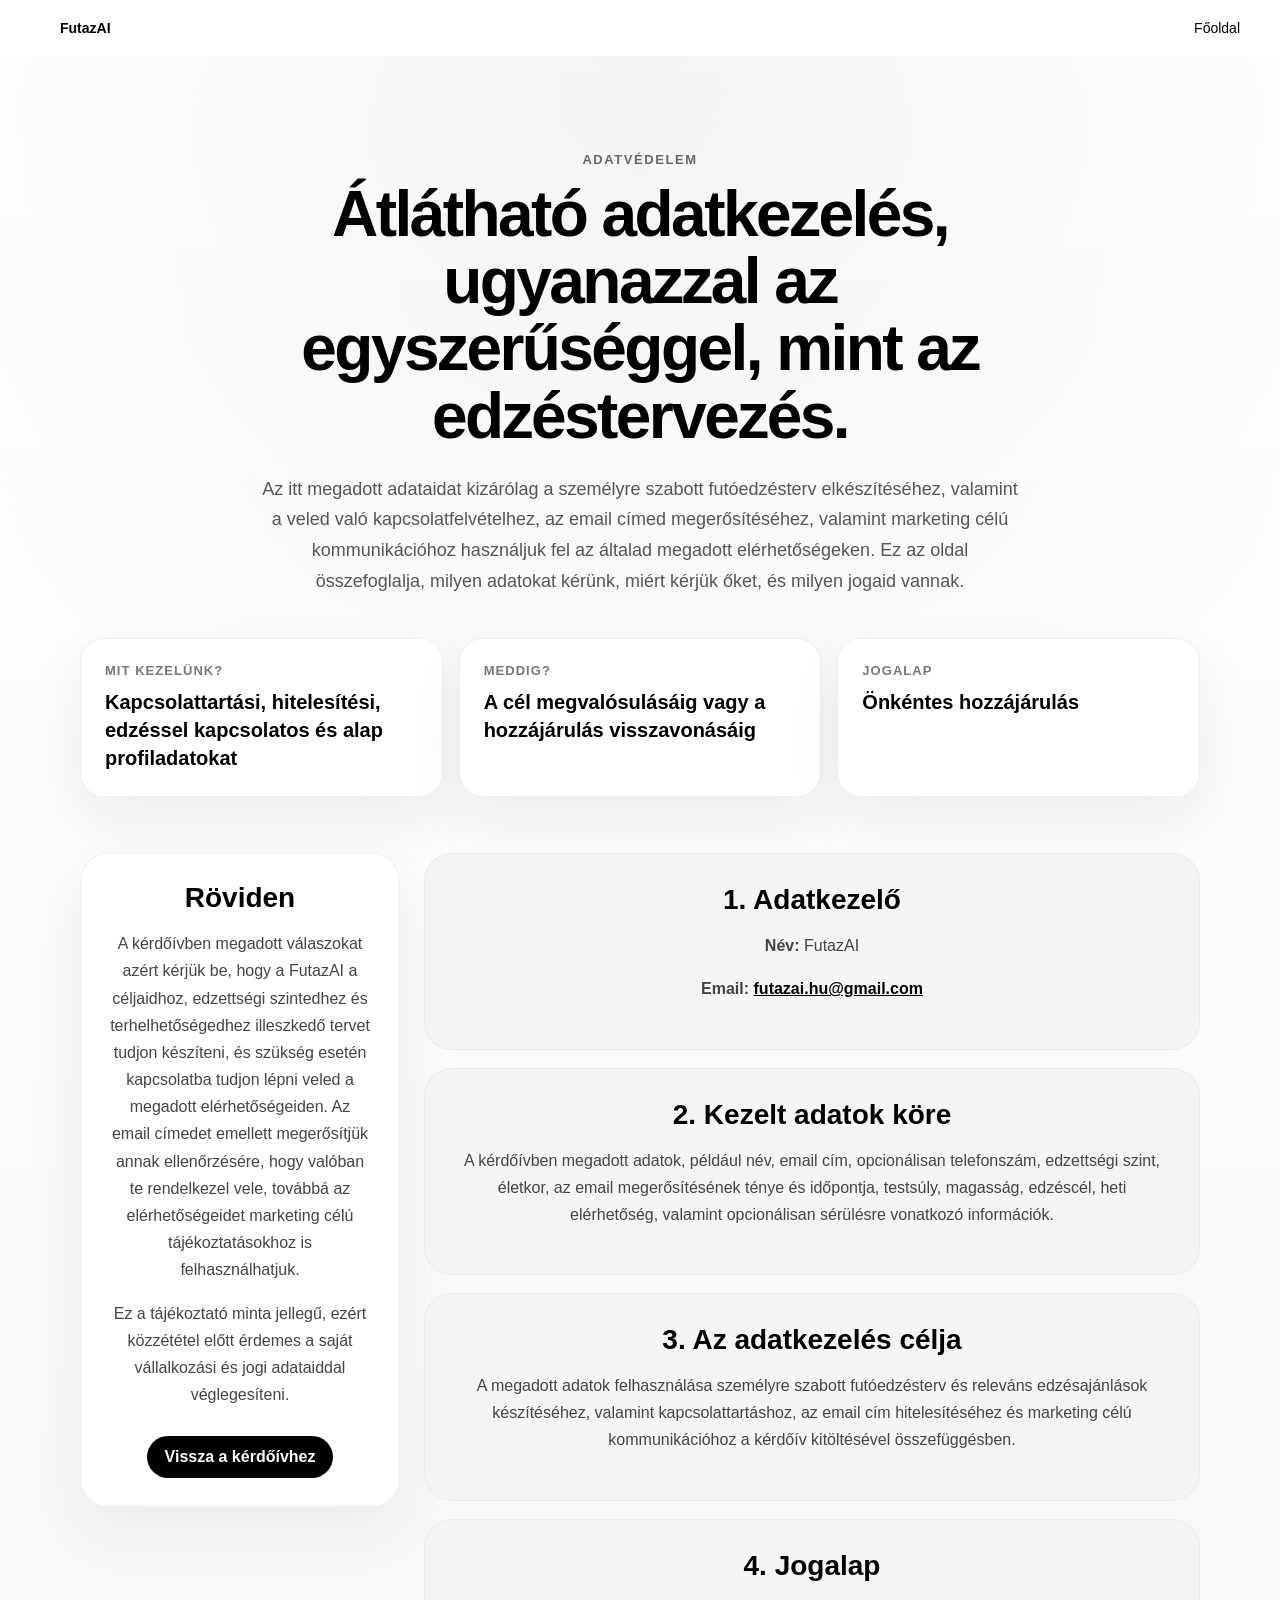
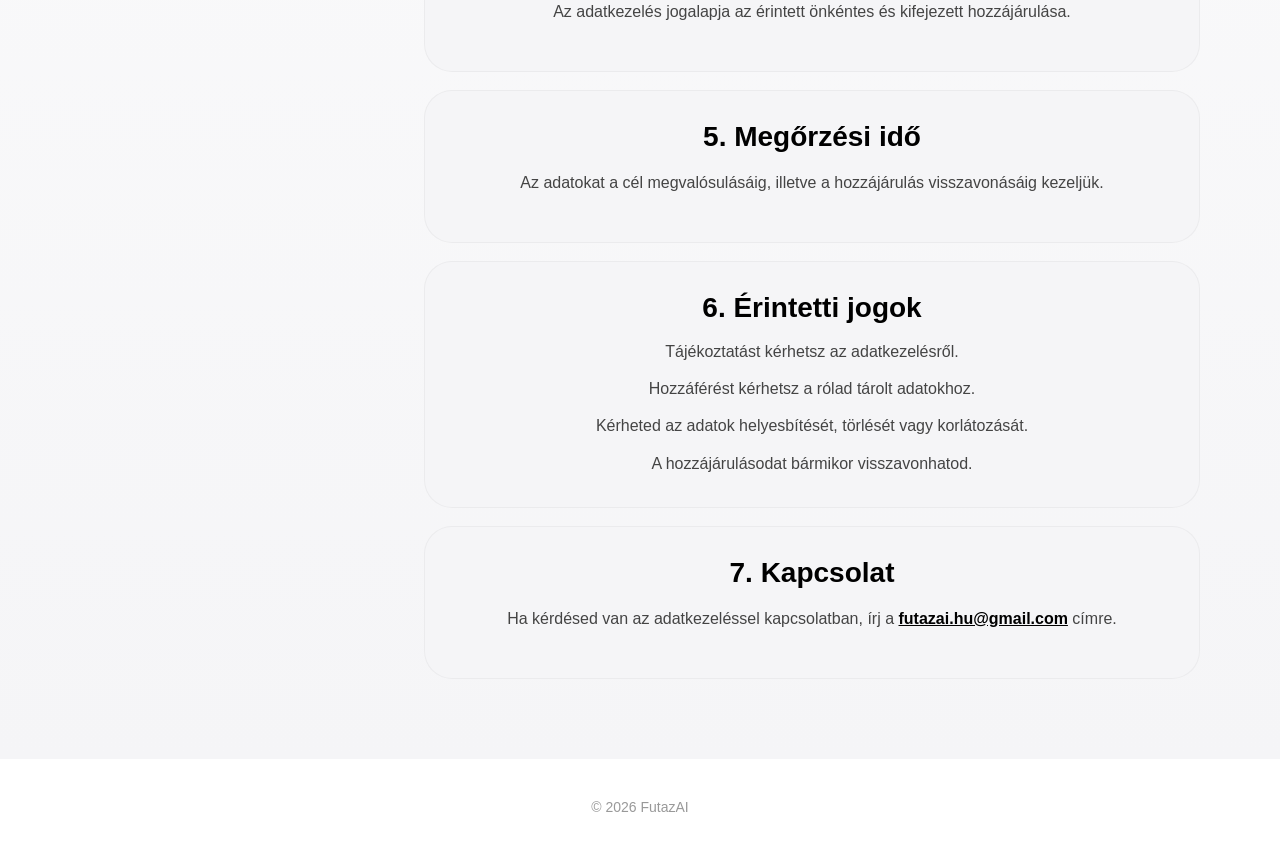
<file: src/privacy-policy.html>
<!DOCTYPE html>
<html lang="hu">
<head>
  <meta charset="UTF-8" />
  <meta name="viewport" content="width=device-width, initial-scale=1.0" />
  <title>FutazAI - Adatkezelési Tájékoztató</title>
  <link rel="stylesheet" href="/index.css" />
</head>
<body>
  <nav class="site-nav">
    <div class="nav-top">
      <div class="nav-brand"><strong><a class="brand-link" href="../index.html">FutazAI</a></strong></div>
      <button class="nav-toggle" type="button" aria-expanded="false" aria-controls="site-nav-links" aria-label="Menü megnyitása">
        <span></span>
        <span></span>
      </button>
    </div>
    <div class="nav-links" id="site-nav-links">
      <a href="../index.html">Főoldal</a>
    </div>
  </nav>

  <main class="policy-page">
    <section class="policy-hero fade-in">
      <p class="policy-eyebrow">Adatvédelem</p>
      <h1>Átlátható adatkezelés, ugyanazzal az egyszerűséggel, mint az edzéstervezés.</h1>
      <p class="policy-lead">
        Az itt megadott adataidat kizárólag a személyre szabott futóedzésterv elkészítéséhez, valamint a veled való
        kapcsolatfelvételhez, az email címed megerősítéséhez, valamint marketing célú kommunikációhoz használjuk fel
        az általad megadott elérhetőségeken.
        Ez az oldal összefoglalja, milyen adatokat kérünk, miért kérjük őket, és milyen jogaid vannak.
      </p>

      <div class="policy-summary">
        <article class="policy-summary-card">
          <span>Mit kezelünk?</span>
          <strong>Kapcsolattartási, hitelesítési, edzéssel kapcsolatos és alap profiladatokat</strong>
        </article>
        <article class="policy-summary-card">
          <span>Meddig?</span>
          <strong>A cél megvalósulásáig vagy a hozzájárulás visszavonásáig</strong>
        </article>
        <article class="policy-summary-card">
          <span>Jogalap</span>
          <strong>Önkéntes hozzájárulás</strong>
        </article>
      </div>
    </section>

    <section class="policy-layout fade-in">
      <aside class="policy-highlight">
        <h2>Röviden</h2>
        <p>
          A kérdőívben megadott válaszokat azért kérjük be, hogy a FutazAI a céljaidhoz, edzettségi szintedhez
          és terhelhetőségedhez illeszkedő tervet tudjon készíteni, és szükség esetén kapcsolatba tudjon lépni veled
          a megadott elérhetőségeiden. Az email címedet emellett megerősítjük annak ellenőrzésére, hogy valóban te
          rendelkezel vele, továbbá az elérhetőségeidet marketing célú tájékoztatásokhoz is felhasználhatjuk.
        </p>
        <p>
          Ez a tájékoztató minta jellegű, ezért közzététel előtt érdemes a saját vállalkozási és jogi adataiddal
          véglegesíteni.
        </p>
        <a class="policy-cta-link" href="./pages/quiz.html">Vissza a kérdőívhez</a>
      </aside>

      <div class="policy-content">
        <section class="policy-section">
          <h2>1. Adatkezelő</h2>
          <p><strong>Név:</strong> FutazAI</p>
          <p><strong>Email:</strong> <a href="mailto:futazai.hu@gmail.com">futazai.hu@gmail.com</a></p>
        </section>

        <section class="policy-section">
          <h2>2. Kezelt adatok köre</h2>
          <p>
            A kérdőívben megadott adatok, például név, email cím, opcionálisan telefonszám, edzettségi szint, életkor,
            az email megerősítésének ténye és időpontja, testsúly, magasság, edzéscél, heti elérhetőség, valamint
            opcionálisan sérülésre vonatkozó információk.
          </p>
        </section>

        <section class="policy-section">
          <h2>3. Az adatkezelés célja</h2>
          <p>
            A megadott adatok felhasználása személyre szabott futóedzésterv és releváns edzésajánlások készítéséhez,
            valamint kapcsolattartáshoz, az email cím hitelesítéséhez és marketing célú kommunikációhoz a kérdőív
            kitöltésével összefüggésben.
          </p>
        </section>

        <section class="policy-section">
          <h2>4. Jogalap</h2>
          <p>Az adatkezelés jogalapja az érintett önkéntes és kifejezett hozzájárulása.</p>
        </section>

        <section class="policy-section">
          <h2>5. Megőrzési idő</h2>
          <p>Az adatokat a cél megvalósulásáig, illetve a hozzájárulás visszavonásáig kezeljük.</p>
        </section>

        <section class="policy-section">
          <h2>6. Érintetti jogok</h2>
          <ul class="policy-list">
            <li>Tájékoztatást kérhetsz az adatkezelésről.</li>
            <li>Hozzáférést kérhetsz a rólad tárolt adatokhoz.</li>
            <li>Kérheted az adatok helyesbítését, törlését vagy korlátozását.</li>
            <li>A hozzájárulásodat bármikor visszavonhatod.</li>
          </ul>
        </section>

        <section class="policy-section">
          <h2>7. Kapcsolat</h2>
          <p>
            Ha kérdésed van az adatkezeléssel kapcsolatban, írj a
            <a href="mailto:futazai.hu@gmail.com">futazai.hu@gmail.com</a> címre.
          </p>
        </section>
      </div>
    </section>
  </main>

  <footer>
    © 2026 FutazAI
  </footer>

  <script>
    const nav = document.querySelector(".site-nav");
    const navToggle = document.querySelector(".nav-toggle");

    if (nav && navToggle) {
      navToggle.addEventListener("click", () => {
        const isOpen = nav.classList.toggle("nav-open");
        navToggle.setAttribute("aria-expanded", String(isOpen));
      });
    }

    const elements = document.querySelectorAll(".fade-in");

    const observer = new IntersectionObserver((entries) => {
      entries.forEach((entry) => {
        if (entry.isIntersecting) {
          entry.target.classList.add("show");
        }
      });
    });

    elements.forEach((el) => observer.observe(el));
  </script>
</body>
</html>
</file>
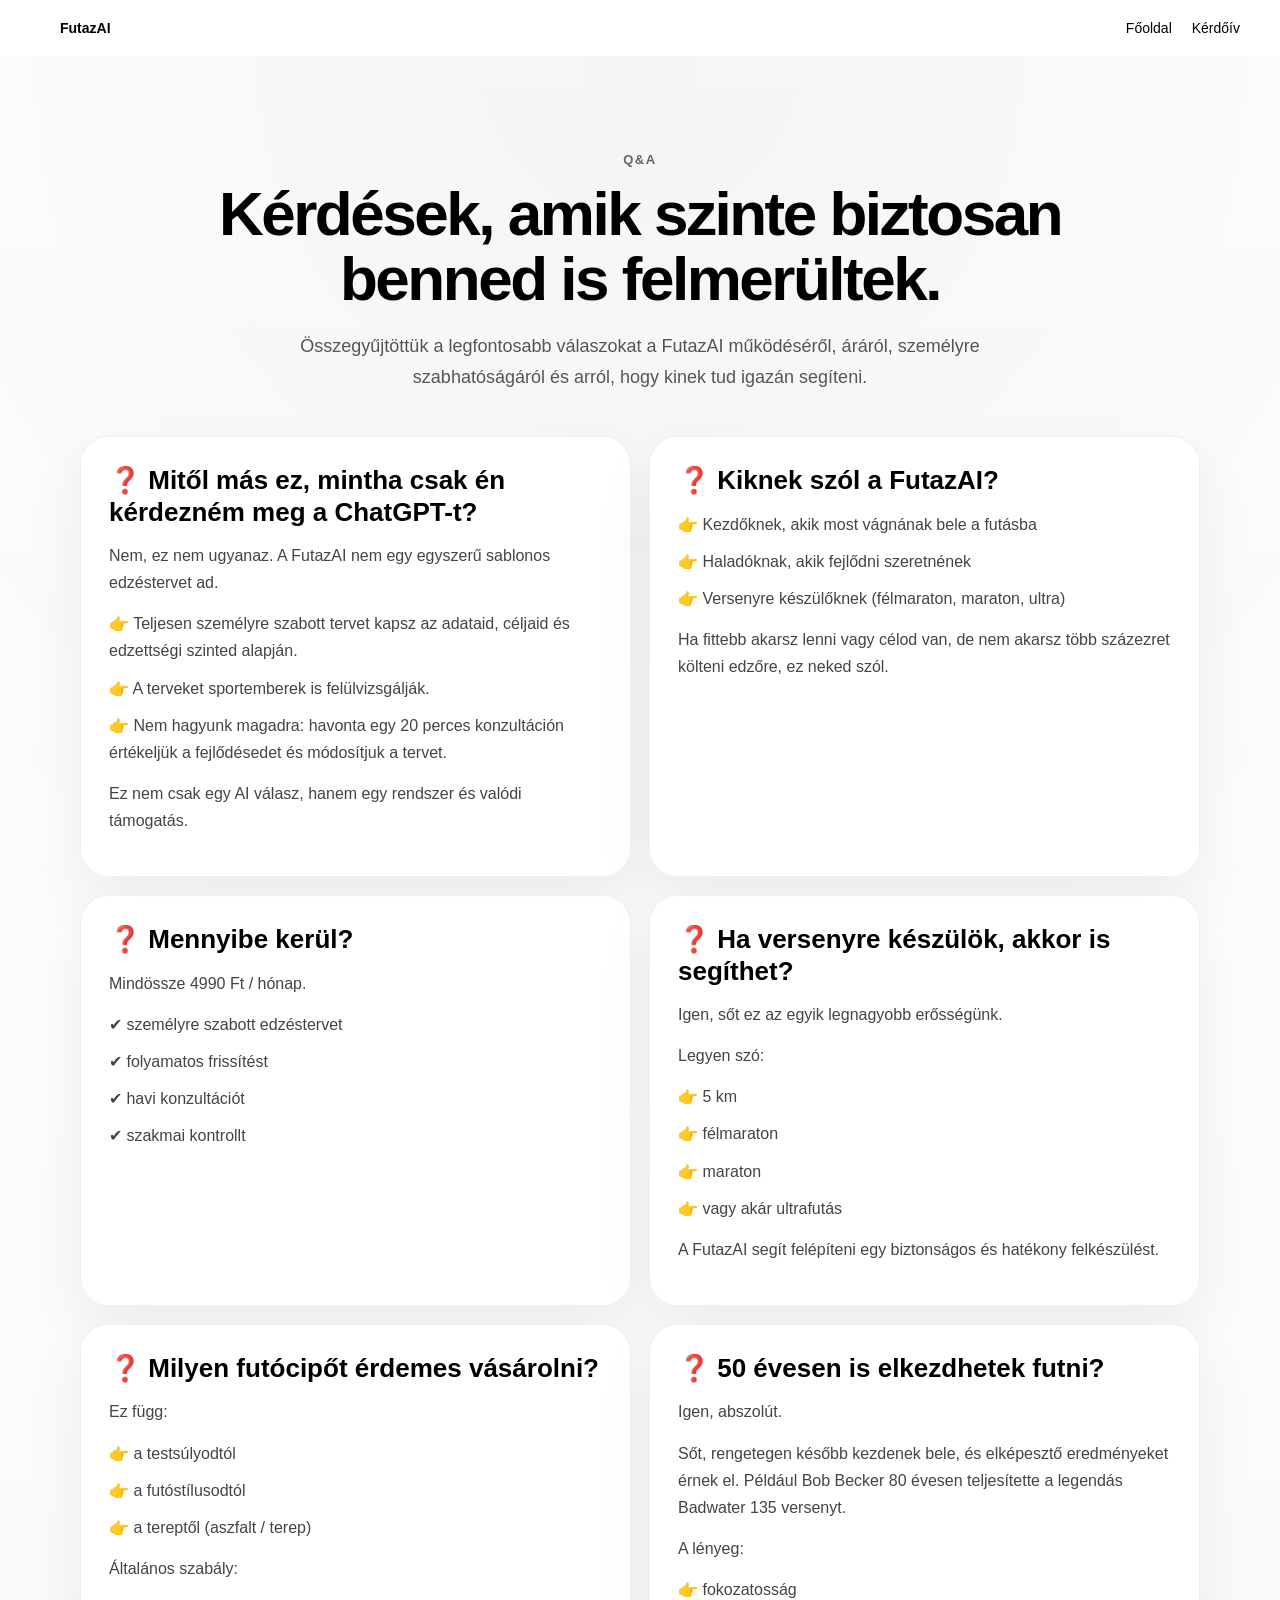
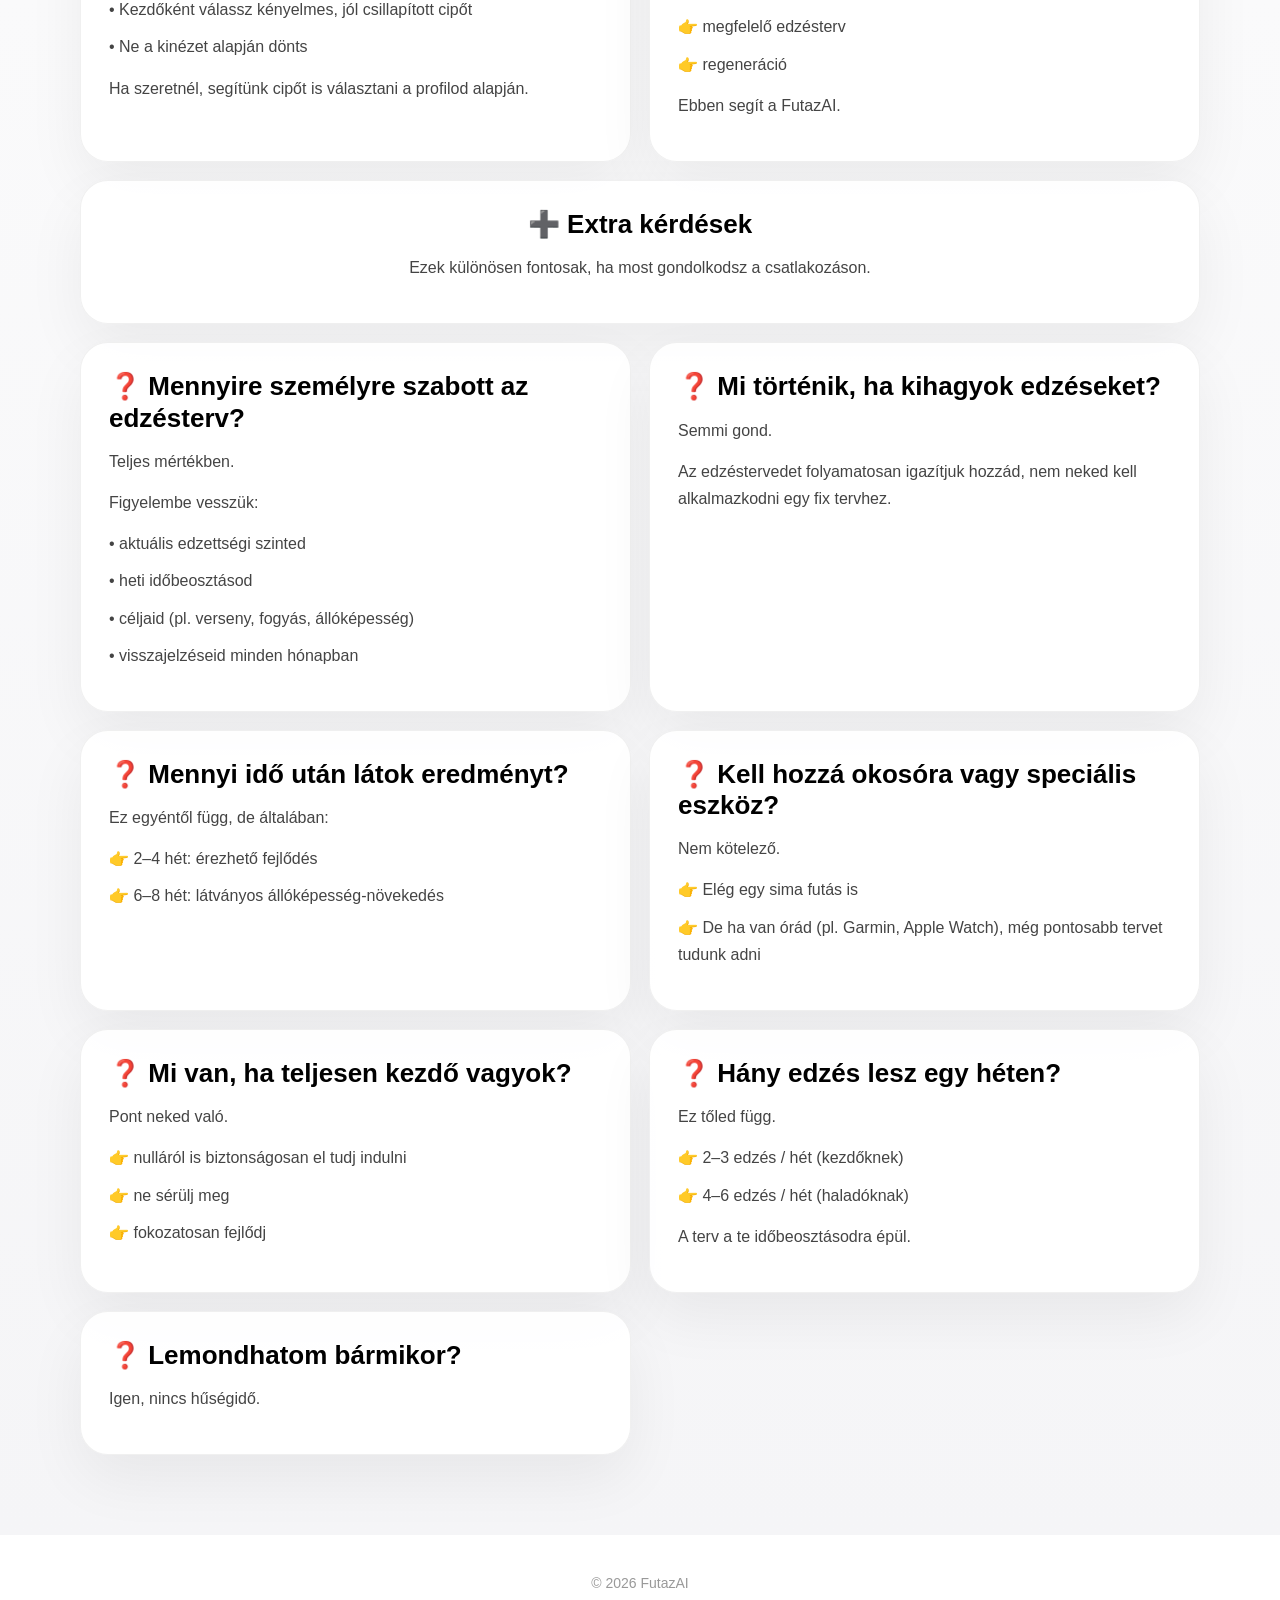
<file: src/pages/qanda.html>
<!DOCTYPE html>
<html lang="hu">
<head>
  <meta charset="UTF-8" />
  <meta name="viewport" content="width=device-width, initial-scale=1.0" />
  <title>FutazAI - Q&A</title>
  <link rel="stylesheet" href="./qanda.css" />
</head>
<body>
  <nav class="site-nav">
    <div class="nav-top">
      <div class="nav-brand"><strong><a class="brand-link" href="../../index.html">FutazAI</a></strong></div>
      <button class="nav-toggle" type="button" aria-expanded="false" aria-controls="site-nav-links" aria-label="Menü megnyitása">
        <span></span>
        <span></span>
      </button>
    </div>
    <div class="nav-links" id="site-nav-links">
      <a href="../../index.html">Főoldal</a>
      <a href="./quiz.html">Kérdőív</a>
    </div>
  </nav>

  <main class="qa-page">
    <section class="qa-hero fade-in show">
      <p class="qa-eyebrow">Q&amp;A</p>
      <h1>Kérdések, amik szinte biztosan benned is felmerültek.</h1>
      <p class="qa-lead">
        Összegyűjtöttük a legfontosabb válaszokat a FutazAI működéséről, áráról, személyre szabhatóságáról
        és arról, hogy kinek tud igazán segíteni.
      </p>
    </section>

    <section class="qa-grid fade-in show">
      <article class="qa-card">
        <h2>❓ Mitől más ez, mintha csak én kérdezném meg a ChatGPT-t?</h2>
        <p>Nem, ez nem ugyanaz. A FutazAI nem egy egyszerű sablonos edzéstervet ad.</p>
        <ul class="qa-list">
          <li>👉 Teljesen személyre szabott tervet kapsz az adataid, céljaid és edzettségi szinted alapján.</li>
          <li>👉 A terveket sportemberek is felülvizsgálják.</li>
          <li>👉 Nem hagyunk magadra: havonta egy 20 perces konzultáción értékeljük a fejlődésedet és módosítjuk a tervet.</li>
        </ul>
        <p>Ez nem csak egy AI válasz, hanem egy rendszer és valódi támogatás.</p>
      </article>

      <article class="qa-card">
        <h2>❓ Kiknek szól a FutazAI?</h2>
        <ul class="qa-list">
          <li>👉 Kezdőknek, akik most vágnának bele a futásba</li>
          <li>👉 Haladóknak, akik fejlődni szeretnének</li>
          <li>👉 Versenyre készülőknek (félmaraton, maraton, ultra)</li>
        </ul>
        <p>Ha fittebb akarsz lenni vagy célod van, de nem akarsz több százezret költeni edzőre, ez neked szól.</p>
      </article>

      <article class="qa-card">
        <h2>❓ Mennyibe kerül?</h2>
        <p>Mindössze 4990 Ft / hónap.</p>
        <ul class="qa-list">
          <li>✔ személyre szabott edzéstervet</li>
          <li>✔ folyamatos frissítést</li>
          <li>✔ havi konzultációt</li>
          <li>✔ szakmai kontrollt</li>
        </ul>
      </article>

      <article class="qa-card">
        <h2>❓ Ha versenyre készülök, akkor is segíthet?</h2>
        <p>Igen, sőt ez az egyik legnagyobb erősségünk.</p>
        <p>Legyen szó:</p>
        <ul class="qa-list">
          <li>👉 5 km</li>
          <li>👉 félmaraton</li>
          <li>👉 maraton</li>
          <li>👉 vagy akár ultrafutás</li>
        </ul>
        <p>A FutazAI segít felépíteni egy biztonságos és hatékony felkészülést.</p>
      </article>

      <article class="qa-card">
        <h2>❓ Milyen futócipőt érdemes vásárolni?</h2>
        <p>Ez függ:</p>
        <ul class="qa-list">
          <li>👉 a testsúlyodtól</li>
          <li>👉 a futóstílusodtól</li>
          <li>👉 a tereptől (aszfalt / terep)</li>
        </ul>
        <p>Általános szabály:</p>
        <ul class="qa-list">
          <li>• Kezdőként válassz kényelmes, jól csillapított cipőt</li>
          <li>• Ne a kinézet alapján dönts</li>
        </ul>
        <p>Ha szeretnél, segítünk cipőt is választani a profilod alapján.</p>
      </article>

      <article class="qa-card">
        <h2>❓ 50 évesen is elkezdhetek futni?</h2>
        <p>Igen, abszolút.</p>
        <p>
          Sőt, rengetegen később kezdenek bele, és elképesztő eredményeket érnek el.
          Például Bob Becker 80 évesen teljesítette a legendás Badwater 135 versenyt.
        </p>
        <p>A lényeg:</p>
        <ul class="qa-list">
          <li>👉 fokozatosság</li>
          <li>👉 megfelelő edzésterv</li>
          <li>👉 regeneráció</li>
        </ul>
        <p>Ebben segít a FutazAI.</p>
      </article>

      <article class="qa-card qa-card-wide">
        <h2>➕ Extra kérdések</h2>
        <p>Ezek különösen fontosak, ha most gondolkodsz a csatlakozáson.</p>
      </article>

      <article class="qa-card">
        <h2>❓ Mennyire személyre szabott az edzésterv?</h2>
        <p>Teljes mértékben.</p>
        <p>Figyelembe vesszük:</p>
        <ul class="qa-list">
          <li>• aktuális edzettségi szinted</li>
          <li>• heti időbeosztásod</li>
          <li>• céljaid (pl. verseny, fogyás, állóképesség)</li>
          <li>• visszajelzéseid minden hónapban</li>
        </ul>
      </article>

      <article class="qa-card">
        <h2>❓ Mi történik, ha kihagyok edzéseket?</h2>
        <p>Semmi gond.</p>
        <p>Az edzéstervedet folyamatosan igazítjuk hozzád, nem neked kell alkalmazkodni egy fix tervhez.</p>
      </article>

      <article class="qa-card">
        <h2>❓ Mennyi idő után látok eredményt?</h2>
        <p>Ez egyéntől függ, de általában:</p>
        <ul class="qa-list">
          <li>👉 2–4 hét: érezhető fejlődés</li>
          <li>👉 6–8 hét: látványos állóképesség-növekedés</li>
        </ul>
      </article>

      <article class="qa-card">
        <h2>❓ Kell hozzá okosóra vagy speciális eszköz?</h2>
        <p>Nem kötelező.</p>
        <ul class="qa-list">
          <li>👉 Elég egy sima futás is</li>
          <li>👉 De ha van órád (pl. Garmin, Apple Watch), még pontosabb tervet tudunk adni</li>
        </ul>
      </article>

      <article class="qa-card">
        <h2>❓ Mi van, ha teljesen kezdő vagyok?</h2>
        <p>Pont neked való.</p>
        <ul class="qa-list">
          <li>👉 nulláról is biztonságosan el tudj indulni</li>
          <li>👉 ne sérülj meg</li>
          <li>👉 fokozatosan fejlődj</li>
        </ul>
      </article>

      <article class="qa-card">
        <h2>❓ Hány edzés lesz egy héten?</h2>
        <p>Ez tőled függ.</p>
        <ul class="qa-list">
          <li>👉 2–3 edzés / hét (kezdőknek)</li>
          <li>👉 4–6 edzés / hét (haladóknak)</li>
        </ul>
        <p>A terv a te időbeosztásodra épül.</p>
      </article>

      <article class="qa-card">
        <h2>❓ Lemondhatom bármikor?</h2>
        <p>Igen, nincs hűségidő.</p>
      </article>
    </section>
  </main>

  <footer>
    © 2026 FutazAI
  </footer>

  <script>
    const nav = document.querySelector(".site-nav");
    const navToggle = document.querySelector(".nav-toggle");

    if (nav && navToggle) {
      navToggle.addEventListener("click", () => {
        const isOpen = nav.classList.toggle("nav-open");
        navToggle.setAttribute("aria-expanded", String(isOpen));
      });
    }
  </script>
</body>
</html>
</file>
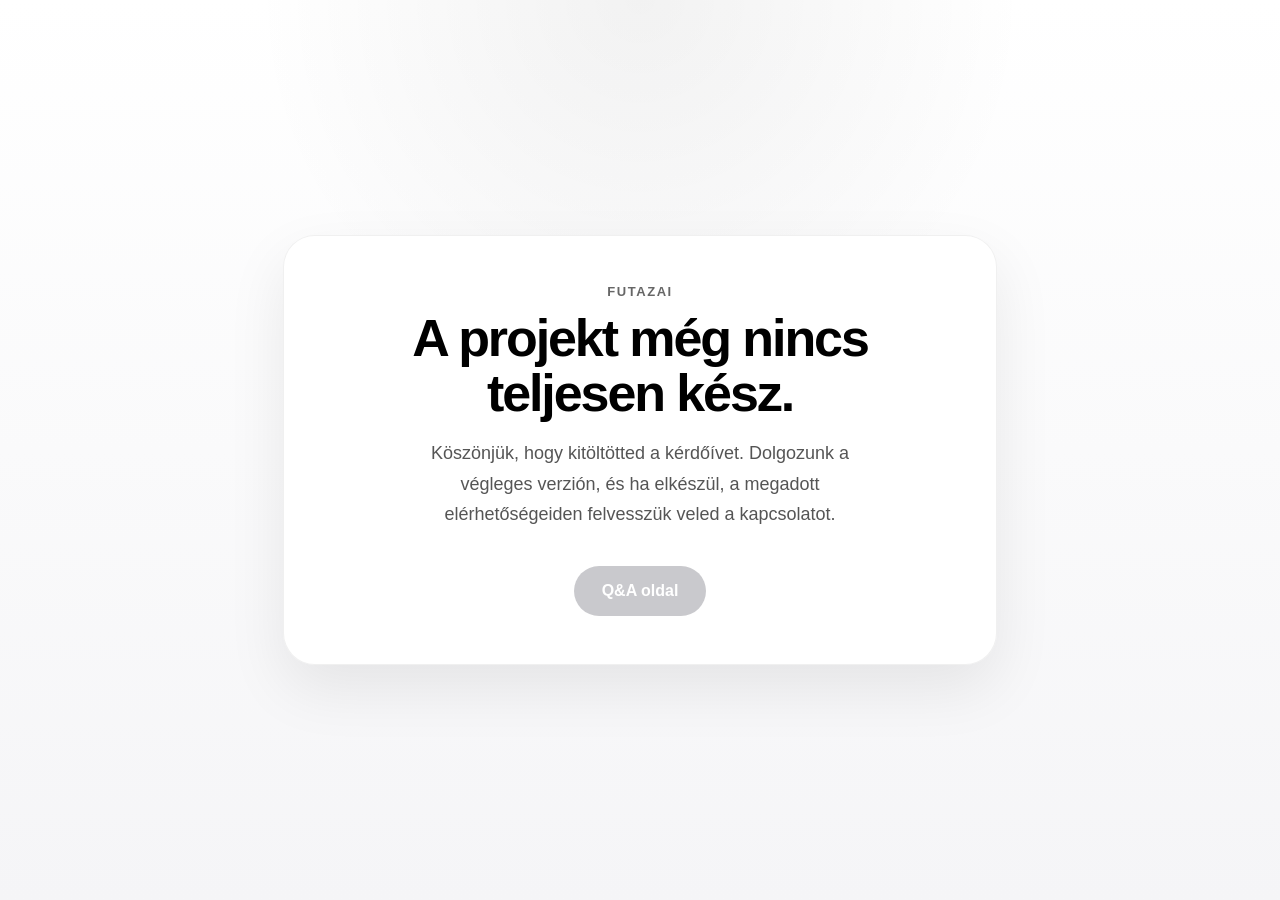
<file: src/pages/waiting.html>
<!DOCTYPE html>
<html lang="hu">
<head>
  <meta charset="UTF-8" />
  <meta name="viewport" content="width=device-width, initial-scale=1.0" />
  <title>FutazAI - Hamarosan</title>
  <link rel="stylesheet" href="/index.css" />
</head>
<body>
  <main class="status-page">
    <section class="status-card fade-in show">
      <p class="status-eyebrow">FutazAI</p>
      <h1>A projekt még nincs teljesen kész.</h1>
      <p class="status-copy">
        Köszönjük, hogy kitöltötted a kérdőívet. Dolgozunk a végleges verzión, és ha elkészül,
        a megadott elérhetőségeiden felvesszük veled a kapcsolatot.
      </p>
      <a id="qa-button" class="status-button" href="./qanda.html" aria-disabled="true">Q&amp;A oldal</a>
    </section>
  </main>

  <script>
    const qaButton = document.getElementById("qa-button");

    setTimeout(() => {
      qaButton.classList.add("visible");
      qaButton.setAttribute("aria-disabled", "false");
    }, 3000);
  </script>
</body>
</html>
</file>
<file: index.css>
* {
  -webkit-tap-highlight-color: transparent;
}

body {
  margin: 0;
  font-family: -apple-system, BlinkMacSystemFont, "Segoe UI", Roboto, sans-serif;
  color: #000;
  background: #fff;
}

.site-nav {
  position: relative;
  display: flex;
  justify-content: space-between;
  align-items: center;
  padding: 20px 40px;
  font-size: 14px;
  gap: 20px;
}

.nav-top {
  display: flex;
  align-items: center;
  justify-content: space-between;
  gap: 20px;
}

.nav-brand {
  font-size: 14px;
}

.nav-links {
  display: flex;
  align-items: center;
  flex-wrap: wrap;
  gap: 20px;
}

.nav-toggle {
  display: none;
  width: 40px;
  height: 40px;
  padding: 0;
  border: none;
  background: transparent;
  cursor: pointer;
}

.nav-toggle span {
  display: flex;
  width: 18px;
  height: 1.5px;
  margin: 0 auto;
  background: black;
  transition: transform 0.25s ease, opacity 0.25s ease;
}

.nav-toggle span + span {
  margin-top: 5px;
}

.site-nav a {
  margin-left: 20px;
  text-decoration: none;
  color: black;
}

/* HERO */
.hero {
  text-align: center;
  padding: 120px 20px;
}

.hero h1 {
  font-size: 56px;
  margin-bottom: 20px;
}

.hero p {
  font-size: 20px;
  color: #666;
  max-width: 600px;
  margin: 0 auto 30px;
}

/* BUTTONS */
.buttons button {
  padding: 12px 24px;
  border-radius: 999px;
  border: none;
  margin: 5px;
  font-size: 16px;
  cursor: pointer;
}

.primary {
  background: black;
  color: white;
}

.secondary {
  background: white;
  border: 1px solid #ccc;
}

/* SECTIONS */
.section {
  text-align: center;
  padding: 120px 20px;
}

.gray {
  background: #f5f5f7;
}

.section h2 {
  font-size: 36px;
  margin-bottom: 20px;
}

.section p {
  color: #666;
  max-width: 500px;
  margin: auto;
}

/* CTA */
.cta {
  background: black;
  color: white;
}

.cta button {
  background: white;
  color: black;
  padding: 16px 32px;
  border-radius: 999px;
  border: none;
  font-size: 18px;
  cursor: pointer;
}

/* FOOTER */
footer {
  text-align: center;
  padding: 40px;
  color: #999;
  font-size: 14px;
}

/* FADE-IN ANIMÃCIÃ“ */
.fade-in {
  opacity: 0;
  transform: translateY(40px);
  transition: all 0.8s ease;
}

.fade-in.show {
  opacity: 1;
  transform: translateY(0);
}

/* HERO lebegÅ‘ hatÃ¡s */
.hero h1 {
  opacity: 0;
  transform: translateY(20px);
  animation: heroFade 1s ease forwards;
}

@keyframes heroFade {
  to {
    opacity: 1;
    transform: translateY(0);
  }
}

/* GOMB HOVER */
button {
  transition: all 0.3s ease;
}

button:hover {
  transform: scale(1.05);
}

/* Smooth scroll */
html {
  scroll-behavior: smooth;
}

.quiz {
  max-width: 500px;
  margin: 100px auto;
  text-align: center;
  font-family: -apple-system, BlinkMacSystemFont, "Segoe UI", sans-serif;
  padding: 0 20px 40px;
  box-sizing: border-box;
}

#question-text {
  font-size: 28px;
  margin-bottom: 30px;
  line-height: 1.2;
}

#input-box input,
#input-box select {
  width: 100%;
  padding: 14px;
  font-size: 16px;
  border-radius: 10px;
  border: 1px solid #ddd;
}

#next-btn {
  margin-top: 30px;
  padding: 14px 28px;
  border-radius: 999px;
  border: none;
  background: black;
  color: white;
  font-size: 16px;
  cursor: pointer;
  opacity: 0.5;
  transition: 0.3s;
}

#next-btn:enabled {
  opacity: 1;
}

/* INPUTOK */
#input-box input,
#input-box select {
width: 100%;
padding: 16px;
font-size: 18px;
border-radius: 12px;
border: 1px solid #ddd;
outline: none;
transition: all 0.2s ease;
}

/* fÃ³kusz */
#input-box input:focus,
#input-box select:focus {
border-color: black;
}

/* spacing */
#input-box {
margin-top: 20px;
width: 100%;
}

/* GOMB CSOPORT */
.button-group {
display: flex;
flex-wrap: wrap;
gap: 10px;
justify-content: center;
margin-top: 20px;
width: 100%;
}

/* GOMBOK */
.choice-btn {
padding: 14px 24px;
border-radius: 999px;
border: 1px solid #ddd;
background: white;
cursor: pointer;
font-size: 16px;
transition: all 0.2s ease;
min-height: 48px;
}

/* hover */
.choice-btn:hover {
border-color: black;
}

/* aktÃ­v */
.choice-btn.active {
background: black;
color: white;
border-color: black;
transform: scale(0.95);
}

#input-box input {
transition: all 0.2s ease;
}

.consent-card {
text-align: left;
background: #f5f5f7;
border-radius: 24px;
padding: 24px;
}

.consent-copy,
.consent-note {
color: #555;
line-height: 1.6;
}

.consent-link {
display: inline-block;
margin: 6px 0 20px;
color: black;
font-weight: 600;
}

.consent-option {
display: flex;
align-items: flex-start;
gap: 12px;
font-size: 15px;
line-height: 1.6;
width: 100%;
}

#input-box .consent-option input[type="checkbox"] {
width: 18px;
height: 18px;
min-height: 18px;
padding: 0;
margin-top: 4px;
margin-right: 0;
border-radius: 4px;
flex: 0 0 18px;
box-sizing: border-box;
appearance: checkbox;
-webkit-appearance: checkbox;
background: white;
display: block;
}

.consent-option span {
flex: 1 1 auto;
min-width: 0;
display: block;
overflow-wrap: break-word;
word-break: normal;
white-space: normal;
text-align: left;
}

.contact-fields {
display: grid;
gap: 14px;
width: 100%;
}

.contact-helper {
margin: 14px 0 0;
color: #666;
font-size: 14px;
line-height: 1.6;
}

.verification-card {
text-align: left;
background: #f5f5f7;
border-radius: 24px;
padding: 24px;
}

.verification-copy,
.verification-note,
.verification-status {
color: #555;
line-height: 1.6;
}

.verification-copy {
margin: 0 0 10px;
}

.verification-note {
margin: 0 0 18px;
}

.verification-actions {
justify-content: flex-start;
margin-top: 0;
margin-bottom: 18px;
}

.verification-status {
margin: 0;
font-size: 14px;
}

.verification-status.error {
color: #b42318;
}

.status-page {
min-height: 100vh;
display: flex;
align-items: center;
justify-content: center;
padding: 24px;
background:
radial-gradient(circle at top, rgba(0, 0, 0, 0.05), transparent 35%),
linear-gradient(180deg, #ffffff 0%, #f5f5f7 100%);
box-sizing: border-box;
}

.status-card {
width: min(100%, 640px);
padding: 48px 36px;
border-radius: 32px;
background: rgba(255, 255, 255, 0.9);
border: 1px solid rgba(0, 0, 0, 0.06);
box-shadow: 0 24px 60px rgba(0, 0, 0, 0.08);
text-align: center;
}

.status-eyebrow {
margin: 0 0 12px;
font-size: 13px;
font-weight: 700;
letter-spacing: 0.12em;
text-transform: uppercase;
color: #666;
}

.status-card h1 {
margin: 0 0 18px;
font-size: clamp(34px, 5vw, 52px);
line-height: 1.05;
letter-spacing: -0.04em;
}

.status-copy {
margin: 0 auto;
max-width: 480px;
font-size: 18px;
line-height: 1.7;
color: #555;
}

.status-button {
display: inline-block;
margin-top: 36px;
padding: 16px 28px;
border-radius: 999px;
background: #b8b8bd;
color: white;
text-decoration: none;
font-weight: 600;
pointer-events: none;
opacity: 0.75;
transition: background 0.35s ease, opacity 0.35s ease, transform 0.35s ease;
}

.status-button.visible {
background: black;
opacity: 1;
pointer-events: auto;
}

.status-button.visible:hover {
transform: scale(1.04);
}

.qa-page {
min-height: calc(100vh - 120px);
padding: 24px 20px 80px;
background:
radial-gradient(circle at top, rgba(0, 0, 0, 0.04), transparent 35%),
linear-gradient(180deg, #ffffff 0%, #f5f5f7 100%);
}

.qa-hero,
.qa-grid {
max-width: 1120px;
margin: 0 auto;
}

.qa-hero {
padding: 72px 20px 44px;
text-align: center;
}

.qa-eyebrow {
margin: 0 0 14px;
font-size: 13px;
font-weight: 700;
letter-spacing: 0.12em;
text-transform: uppercase;
color: #666;
}

.qa-hero h1 {
max-width: 860px;
margin: 0 auto 20px;
font-size: clamp(38px, 6vw, 62px);
line-height: 1.05;
letter-spacing: -0.04em;
}

.qa-lead {
max-width: 720px;
margin: 0 auto;
font-size: 18px;
line-height: 1.7;
color: #555;
}

.qa-grid {
display: grid;
grid-template-columns: repeat(2, minmax(0, 1fr));
gap: 18px;
}

.qa-card {
padding: 28px;
border-radius: 28px;
background: rgba(255, 255, 255, 0.9);
border: 1px solid rgba(0, 0, 0, 0.06);
box-shadow: 0 24px 60px rgba(0, 0, 0, 0.06);
}

.qa-card h2 {
margin: 0 0 14px;
font-size: 26px;
line-height: 1.2;
}

.qa-card p {
margin: 0 0 14px;
color: #444;
line-height: 1.7;
}

.qa-card-wide {
grid-column: 1 / -1;
text-align: center;
}

.qa-list {
margin: 0 0 14px;
padding-left: 0;
list-style: none;
}

.qa-list li {
margin-bottom: 10px;
color: #444;
line-height: 1.7;
}

.progress-container {
width: 100%;
height: 8px;
margin-bottom: 28px;
background: #ececef;
border-radius: 999px;
overflow: hidden;
}

#progress-bar {
width: 0;
height: 100%;
background: black;
border-radius: inherit;
transition: width 0.3s ease;
}

.policy-page {
min-height: calc(100vh - 120px);
padding: 24px 20px 80px;
background:
radial-gradient(circle at top, rgba(0, 0, 0, 0.04), transparent 35%),
linear-gradient(180deg, #ffffff 0%, #f5f5f7 100%);
}

.brand-link {
color: inherit;
text-decoration: none;
}

.policy-eyebrow {
margin: 0 0 14px;
font-size: 13px;
font-weight: 700;
letter-spacing: 0.12em;
text-transform: uppercase;
color: #666;
}

.policy-hero,
.policy-layout {
max-width: 1120px;
margin: 0 auto;
}

.policy-hero {
padding: 72px 20px 56px;
text-align: center;
}

.policy-hero h1 {
max-width: 860px;
margin: 0 auto 24px;
font-size: clamp(40px, 6vw, 64px);
line-height: 1.05;
letter-spacing: -0.04em;
}

.policy-lead {
max-width: 760px;
margin: 0 auto;
line-height: 1.7;
font-size: 18px;
color: #555;
}

.policy-summary {
display: grid;
grid-template-columns: repeat(3, minmax(0, 1fr));
gap: 16px;
margin-top: 42px;
}

.policy-summary-card,
.policy-highlight,
.policy-section {
background: rgba(255, 255, 255, 0.88);
backdrop-filter: blur(10px);
border: 1px solid rgba(0, 0, 0, 0.06);
box-shadow: 0 24px 60px rgba(0, 0, 0, 0.06);
}

.policy-summary-card {
padding: 24px;
border-radius: 24px;
text-align: left;
}

.policy-summary-card span {
display: block;
margin-bottom: 10px;
font-size: 13px;
font-weight: 700;
letter-spacing: 0.08em;
text-transform: uppercase;
color: #777;
}

.policy-summary-card strong {
font-size: 20px;
line-height: 1.4;
}

.policy-layout {
display: grid;
grid-template-columns: 320px minmax(0, 1fr);
gap: 24px;
align-items: start;
}

.policy-highlight {
position: sticky;
top: 24px;
padding: 28px;
border-radius: 28px;
text-align: center;
}

.policy-highlight h2,
.policy-section h2 {
margin: 0 0 14px;
font-size: 28px;
text-align: center;
}

.policy-highlight p,
.policy-section p,
.policy-list li {
color: #444;
line-height: 1.7;
text-align: center;
}

.policy-cta-link {
display: inline-block;
margin-top: 12px;
padding: 12px 18px;
border-radius: 999px;
background: black;
color: white;
text-decoration: none;
font-weight: 600;
transition: transform 0.3s ease;
}

.policy-cta-link:hover {
transform: scale(1.03);
}

.policy-content {
display: grid;
gap: 18px;
}

.policy-section {
padding: 30px 32px;
border-radius: 28px;
text-align: center;
background: #f5f5f7;
border: 1px solid rgba(0, 0, 0, 0.04);
box-shadow: none;
}

.policy-section a {
color: black;
font-weight: 600;
}

.policy-list {
margin: 0;
padding-left: 0;
list-style: none;
}

.policy-list li + li {
margin-top: 10px;
}

@media (max-width: 900px) {
  .policy-summary {
    grid-template-columns: 1fr;
  }

  .policy-layout {
    grid-template-columns: 1fr;
  }

  .policy-highlight {
    position: static;
  }
}

@media (max-width: 640px) {
  .site-nav {
    padding: 14px 20px;
    display: block;
    gap: 0;
  }

  .nav-top {
    gap: 12px;
  }

  .nav-toggle {
    display: inline-block;
  }

  .nav-links {
    display: none;
    margin-top: 12px;
    padding: 12px;
    border-radius: 18px;
    background: rgba(245, 245, 247, 0.94);
    border: 1px solid rgba(0, 0, 0, 0.06);
    box-shadow: 0 18px 40px rgba(0, 0, 0, 0.08);
  }

  .site-nav.nav-open .nav-links {
    display: flex;
    flex-direction: column;
    align-items: stretch;
    gap: 8px;
  }

  .site-nav.nav-open .nav-toggle span:first-child {
    transform: translateY(3.25px) rotate(45deg);
  }

  .site-nav.nav-open .nav-toggle span:last-child {
    transform: translateY(-3.25px) rotate(-45deg);
  }

  .site-nav a {
    margin-left: 0;
    padding: 12px 14px;
    border-radius: 12px;
    background: white;
    border: 1px solid rgba(0, 0, 0, 0.04);
  }

  .policy-page {
    padding-left: 16px;
    padding-right: 16px;
  }

  .policy-hero {
    padding: 52px 4px 40px;
  }

  .policy-lead {
    font-size: 16px;
  }

  .policy-summary-card,
  .policy-highlight,
  .policy-section {
    border-radius: 22px;
  }

  .policy-highlight,
  .policy-section {
    padding: 24px 20px;
  }

  .quiz {
    max-width: none;
    margin: 32px auto 48px;
    padding: 0 16px 32px;
  }

  .quiz h1 {
    font-size: 32px;
    margin-bottom: 18px;
  }

  #question-text {
    font-size: 24px;
    margin-bottom: 24px;
  }

  #input-box input,
  #input-box select {
    box-sizing: border-box;
    font-size: 16px;
    padding: 14px 16px;
  }

  .button-group {
    flex-direction: column;
    align-items: stretch;
    gap: 12px;
  }

  .choice-btn,
  #next-btn {
    width: 100%;
    box-sizing: border-box;
    font-size: 16px;
    padding: 15px 18px;
  }

  .consent-card {
    padding: 20px 16px;
    border-radius: 20px;
  }

  .verification-card {
    padding: 20px 16px;
    border-radius: 20px;
  }

  .status-card {
    padding: 36px 22px;
    border-radius: 24px;
  }

  .status-copy {
    font-size: 16px;
  }

  .qa-page {
    padding-left: 16px;
    padding-right: 16px;
  }

  .qa-hero {
    padding: 52px 4px 32px;
  }

  .qa-lead {
    font-size: 16px;
  }

  .qa-grid {
    grid-template-columns: 1fr;
  }

  .qa-card,
  .qa-card-wide {
    padding: 24px 20px;
    border-radius: 22px;
  }

  .qa-card h2 {
    font-size: 22px;
  }

  .consent-option {
    align-items: flex-start;
  }

  .consent-copy,
  .consent-note,
  .consent-link,
  .consent-option,
  .contact-helper,
  .verification-copy,
  .verification-note,
  .verification-status {
    font-size: 15px;
  }
}
</file>
<file: src/pages/qanda.css>
* {
  -webkit-tap-highlight-color: transparent;
}

body {
  margin: 0;
  font-family: -apple-system, BlinkMacSystemFont, "Segoe UI", Roboto, sans-serif;
  color: #000;
  background: #fff;
}

.site-nav {
  position: relative;
  display: flex;
  justify-content: space-between;
  align-items: center;
  padding: 20px 40px;
  font-size: 14px;
  gap: 20px;
}

.nav-top {
  display: flex;
  align-items: center;
  justify-content: space-between;
  gap: 20px;
}

.nav-brand {
  font-size: 14px;
}

.nav-links {
  display: flex;
  align-items: center;
  flex-wrap: wrap;
}

.nav-toggle {
  display: none;
  width: 40px;
  height: 40px;
  padding: 0;
  border: none;
  background: transparent;
  cursor: pointer;
}

.nav-toggle span {
  display: flex;
  width: 18px;
  height: 1.5px;
  margin: 0 auto;
  background: black;
  transition: transform 0.25s ease, opacity 0.25s ease;
}

.nav-toggle span + span {
  margin-top: 5px;
}

.site-nav a {
  margin-left: 20px;
  text-decoration: none;
  color: black;
}

.brand-link {
  color: inherit;
  text-decoration: none;
}

.qa-page {
  min-height: calc(100vh - 120px);
  padding: 24px 20px 80px;
  background:
    radial-gradient(circle at top, rgba(0, 0, 0, 0.04), transparent 35%),
    linear-gradient(180deg, #ffffff 0%, #f5f5f7 100%);
}

.qa-hero,
.qa-grid {
  max-width: 1120px;
  margin: 0 auto;
}

.qa-hero {
  padding: 72px 20px 44px;
  text-align: center;
}

.qa-eyebrow {
  margin: 0 0 14px;
  font-size: 13px;
  font-weight: 700;
  letter-spacing: 0.12em;
  text-transform: uppercase;
  color: #666;
}

.qa-hero h1 {
  max-width: 860px;
  margin: 0 auto 20px;
  font-size: clamp(38px, 6vw, 62px);
  line-height: 1.05;
  letter-spacing: -0.04em;
}

.qa-lead {
  max-width: 720px;
  margin: 0 auto;
  font-size: 18px;
  line-height: 1.7;
  color: #555;
}

.qa-grid {
  display: grid;
  grid-template-columns: repeat(2, minmax(0, 1fr));
  gap: 18px;
}

.qa-card {
  padding: 28px;
  border-radius: 28px;
  background: rgba(255, 255, 255, 0.92);
  border: 1px solid rgba(0, 0, 0, 0.06);
  box-shadow: 0 24px 60px rgba(0, 0, 0, 0.06);
}

.qa-card h2 {
  margin: 0 0 14px;
  font-size: 26px;
  line-height: 1.2;
}

.qa-card p {
  margin: 0 0 14px;
  color: #444;
  line-height: 1.7;
}

.qa-card-wide {
  grid-column: 1 / -1;
  text-align: center;
}

.qa-list {
  margin: 0 0 14px;
  padding-left: 0;
  list-style: none;
}

.qa-list li {
  margin-bottom: 10px;
  color: #444;
  line-height: 1.7;
}

footer {
  text-align: center;
  padding: 40px;
  color: #999;
  font-size: 14px;
}

@media (max-width: 640px) {
  .site-nav {
    padding: 14px 20px;
    display: block;
    gap: 0;
  }

  .nav-top {
    gap: 12px;
  }

  .nav-toggle {
    display: inline-block;
  }

  .nav-links {
    display: none;
    margin-top: 12px;
    padding: 12px;
    border-radius: 18px;
    background: rgba(245, 245, 247, 0.94);
    border: 1px solid rgba(0, 0, 0, 0.06);
    box-shadow: 0 18px 40px rgba(0, 0, 0, 0.08);
  }

  .site-nav.nav-open .nav-links {
    display: flex;
    flex-direction: column;
    align-items: stretch;
    gap: 8px;
  }

  .site-nav.nav-open .nav-toggle span:first-child {
    transform: translateY(3.25px) rotate(45deg);
  }

  .site-nav.nav-open .nav-toggle span:last-child {
    transform: translateY(-3.25px) rotate(-45deg);
  }

  .site-nav a {
    margin-left: 0;
    padding: 12px 14px;
    border-radius: 12px;
    background: white;
    border: 1px solid rgba(0, 0, 0, 0.04);
  }

  .qa-page {
    padding-left: 16px;
    padding-right: 16px;
  }

  .qa-hero {
    padding: 52px 4px 32px;
  }

  .qa-lead {
    font-size: 16px;
  }

  .qa-grid {
    grid-template-columns: 1fr;
  }

  .qa-card,
  .qa-card-wide {
    padding: 24px 20px;
    border-radius: 22px;
  }

  .qa-card h2 {
    font-size: 22px;
  }
}
</file>
